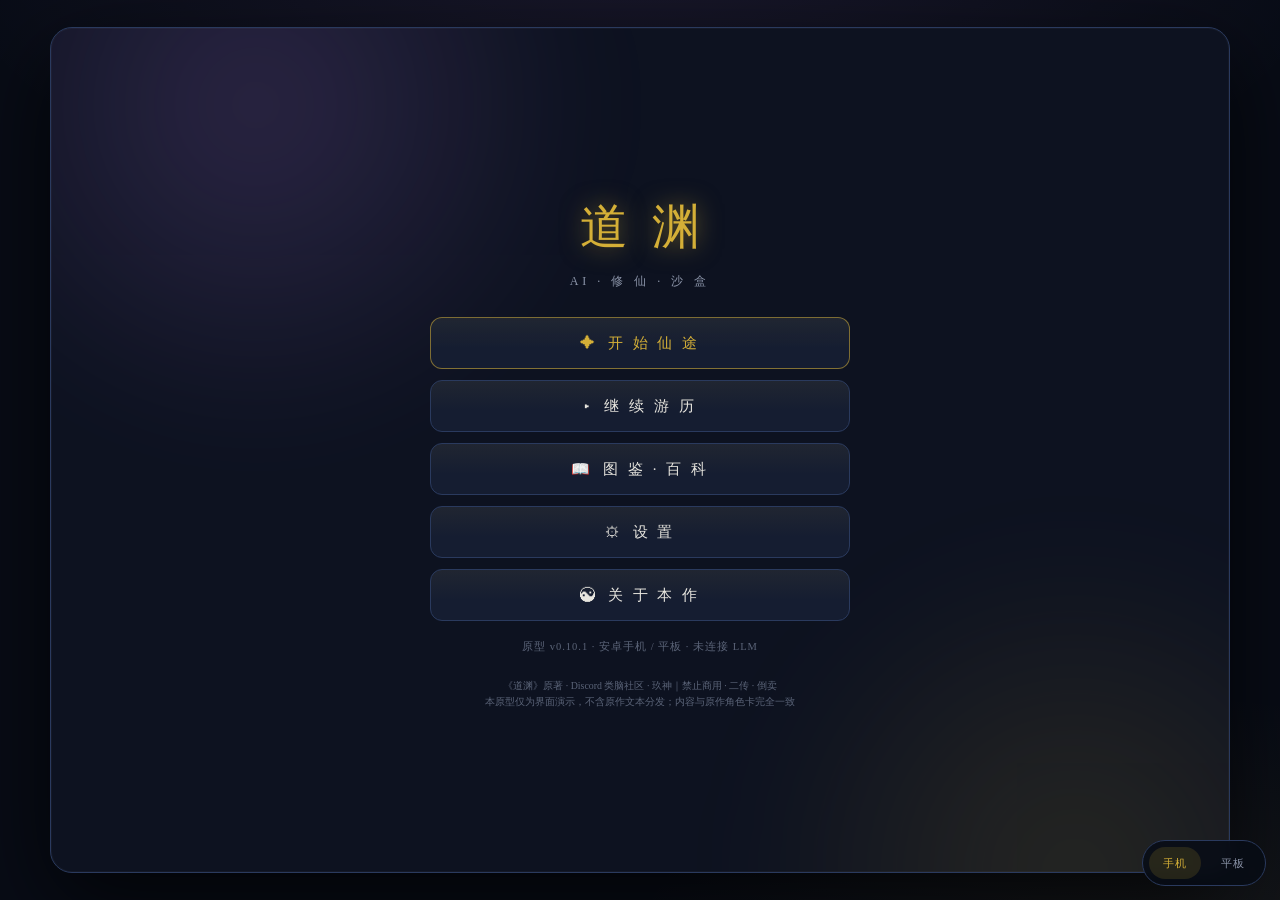
<file: prototype/index.html>
<!DOCTYPE html>
<html lang="zh-CN">
<head>
<meta charset="utf-8">
<meta name="viewport" content="width=device-width, initial-scale=1.0, viewport-fit=cover, maximum-scale=1.0, user-scalable=no">
<meta name="theme-color" content="#0d1220">
<meta name="mobile-web-app-capable" content="yes">
<meta name="apple-mobile-web-app-capable" content="yes">
<meta name="apple-mobile-web-app-status-bar-style" content="black-translucent">
<title>道渊 · 独立版原型</title>
<link rel="stylesheet" href="styles.css">
</head>
<body>
<div id="stage-wrap">
  <div id="app" data-device="phone">

    <!-- ========== 启动 / 主菜单 ========== -->
    <section class="screen active" id="s-boot">
      <div id="boot-bg"><span class="glow g1"></span><span class="glow g2"></span></div>
      <div class="menu">
        <div class="logo">道渊</div>
        <div class="sub">AI · 修 仙 · 沙 盒</div>
        <button class="mbtn primary" data-go="create"><span class="ic">✦</span>开 始 仙 途</button>
        <button class="mbtn" data-go="game"><span class="ic">▸</span>继 续 游 历</button>
        <button class="mbtn" data-go="panels" data-panel="图鉴"><span class="ic">📖</span>图 鉴 · 百 科</button>
        <button class="mbtn" data-go="panels" data-panel="设置"><span class="ic">⚙</span>设 置</button>
        <button class="mbtn" id="btn-about"><span class="ic">☯</span>关 于 本 作</button>
        <div class="ver" id="boot-ver">原型 v0.1.0 · 安卓手机 / 平板 · 未连接 LLM</div>
        <div id="update-chip"></div>
        <div class="legal">
          《道渊》原著 · Discord 类脑社区 · 玖神｜禁止商用 · 二传 · 倒卖<br>
          本原型仅为界面演示，不含原作文本分发；内容与原作角色卡完全一致
        </div>
      </div>
    </section>

    <!-- ========== 创角向导 ========== -->
    <section class="screen" id="s-create">
      <div class="cr-head">
        <button class="back" id="cr-back">‹</button>
        <div class="title">重 塑 仙 缘</div>
        <button class="back" id="cr-skip" title="跳过">»</button>
      </div>
      <div class="steps" id="cr-steps"></div>
      <div class="cr-body" id="cr-body"></div>
      <div class="cr-foot" id="cr-foot"></div>
    </section>

    <!-- ========== 游戏主界面 ========== -->
    <section class="screen" id="s-game">
      <!-- 左侧导航栏（平板显示） -->
      <nav class="rail" id="rail"></nav>

      <div class="stage">
        <!-- mid-inner：平板下把中栏内容限宽居中（中文长文 30–38 字/行最舒服），手机下无影响 -->
        <div class="mid-inner">
          <header class="hud" id="hud"></header>
          <div class="stream-wrap">
            <div class="stream" id="stream"></div>
            <button class="to-latest" id="to-latest" type="button">↓ 回到最新</button>
          </div>
          <footer class="actions" id="actions"></footer>
        </div>
      </div>

      <!-- 右侧状态面板（平板常驻 / 手机抽屉） -->
      <aside class="sidebar" id="sidebar">
        <div class="sb-head">
          <span class="t" id="sb-title">主角</span>
          <button class="side-collapse" id="side-collapse" title="收起右栏">›</button>
          <button class="close" id="sb-close">×</button>
        </div>
        <div class="sb-tabs" id="sb-tabs"></div>
        <div class="sb-body" id="sb-body"></div>
      </aside>

      <div class="scrim" id="scrim"></div>
    </section>

    <!-- ========== 首启向导（无 Key 且无存档时出现；可跳过） ========== -->
    <section class="screen" id="s-wizard">
      <div class="wiz">
        <h2 class="t">初 入 道 途</h2>
        <div class="d">三步配好你的叙事渠道；也可以跳过，之后在「设置 → 重跑配置向导」随时再来。</div>
        <div class="wiz-body" id="wiz-body"></div>
      </div>
    </section>

    <!-- ========== 判定演出 ========== -->
    <div class="overlay" id="judge">
      <div class="judge" id="judge-box"></div>
    </div>

    <!-- ========== 立绘放大层（绝色榜 / 道侣 / 人物共用） ========== -->
    <div class="overlay" id="lightbox">
      <div class="lb" id="lb-box"></div>
    </div>

    <!-- ========== 通用弹层（模型选择用） ========== -->
    <div class="overlay" id="picker">
      <div class="picker-box" id="picker-box"></div>
    </div>

  </div>

  <!-- 桌面预览：手机 / 平板版式切换（真机隐藏） -->
  <div id="devbar">
    <button data-layout-set="phone" class="on">手机</button>
    <button data-layout-set="tablet">平板</button>
  </div>
</div>
<!-- 必须最先加载：捕获启动期异常并显示可读提示 -->
<script src="boot-guard.js"></script>
<script src="data.js"></script>
<script src="update.js"></script>
<script src="bridge.js"></script>
<!-- app.js 是 ES 模块：它 import engine/ memory/ narrator/ store/ 这些纯逻辑模块。
     模块是 defer 的，所以上面的传统脚本会先执行完，window.DY / DYApp / DYUpdate 都已就位。 -->
<script type="module" src="app.js"></script>
</body>
</html>
</file>
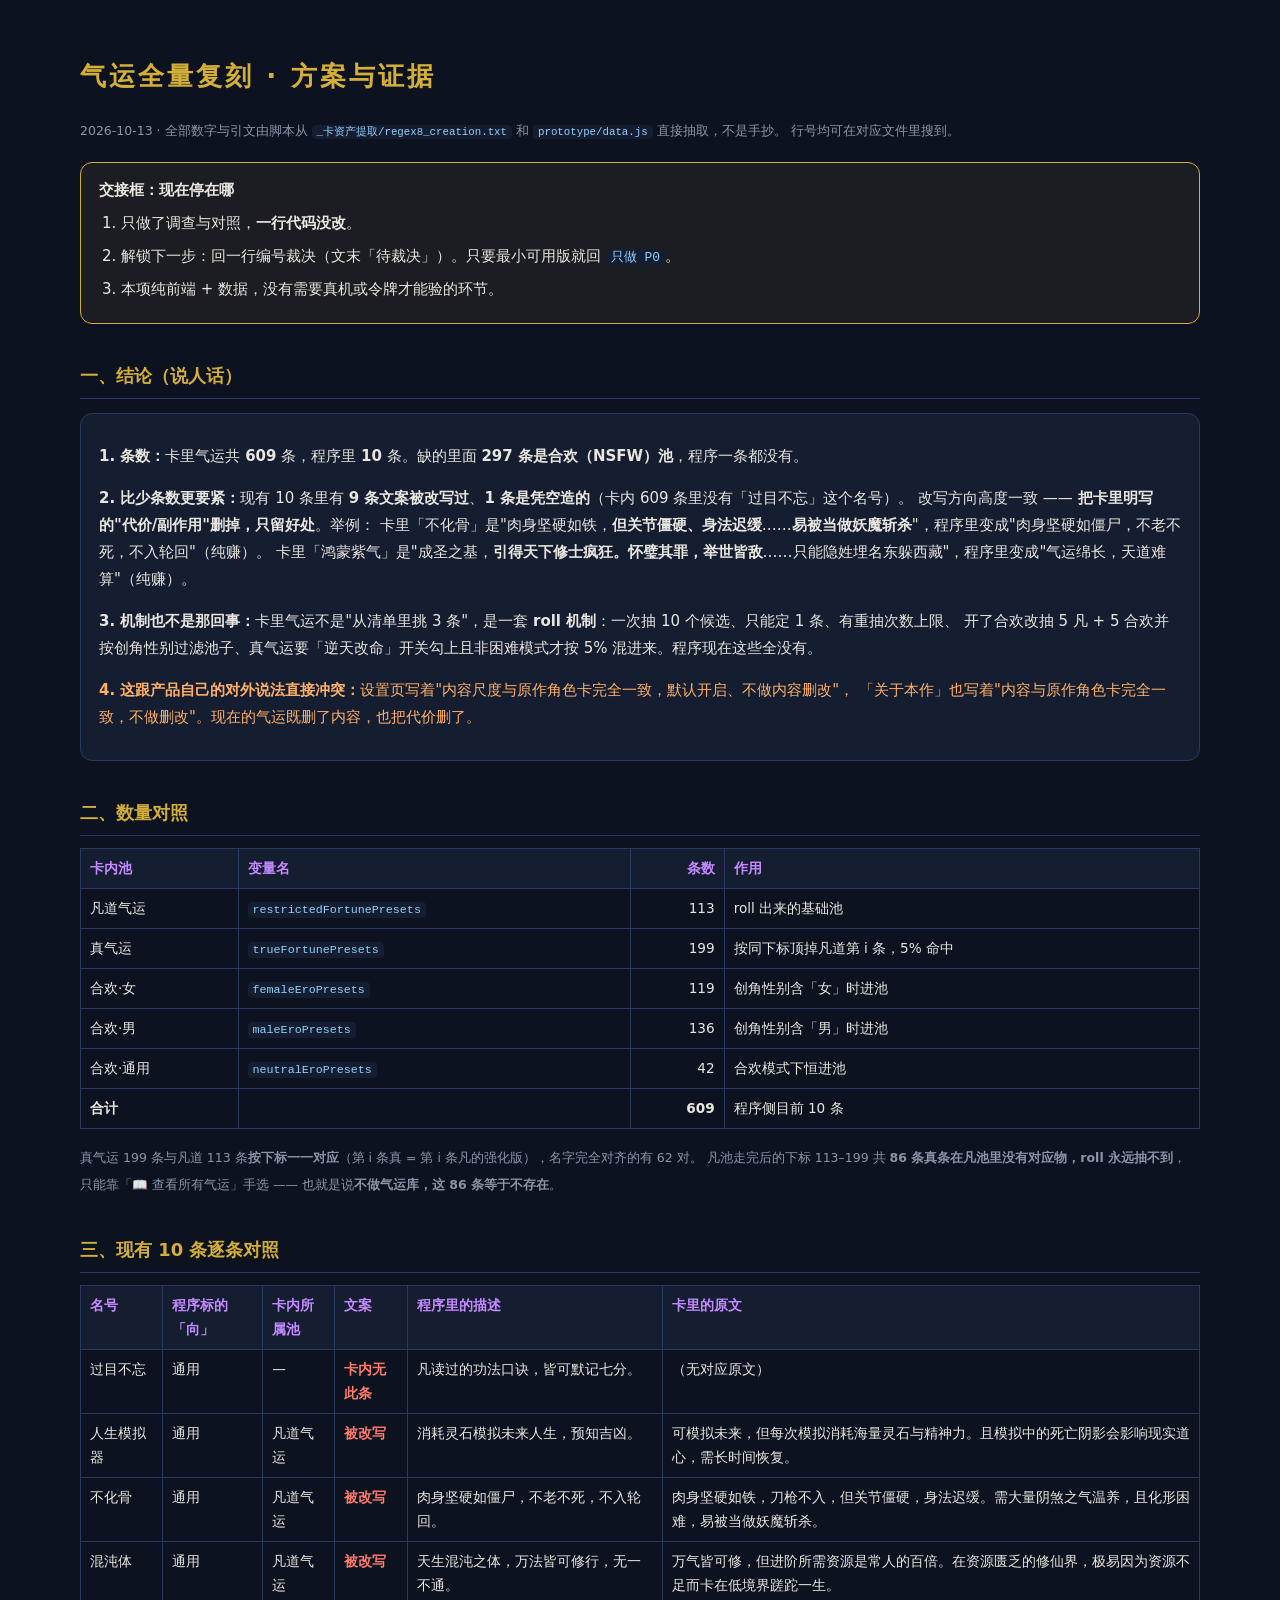
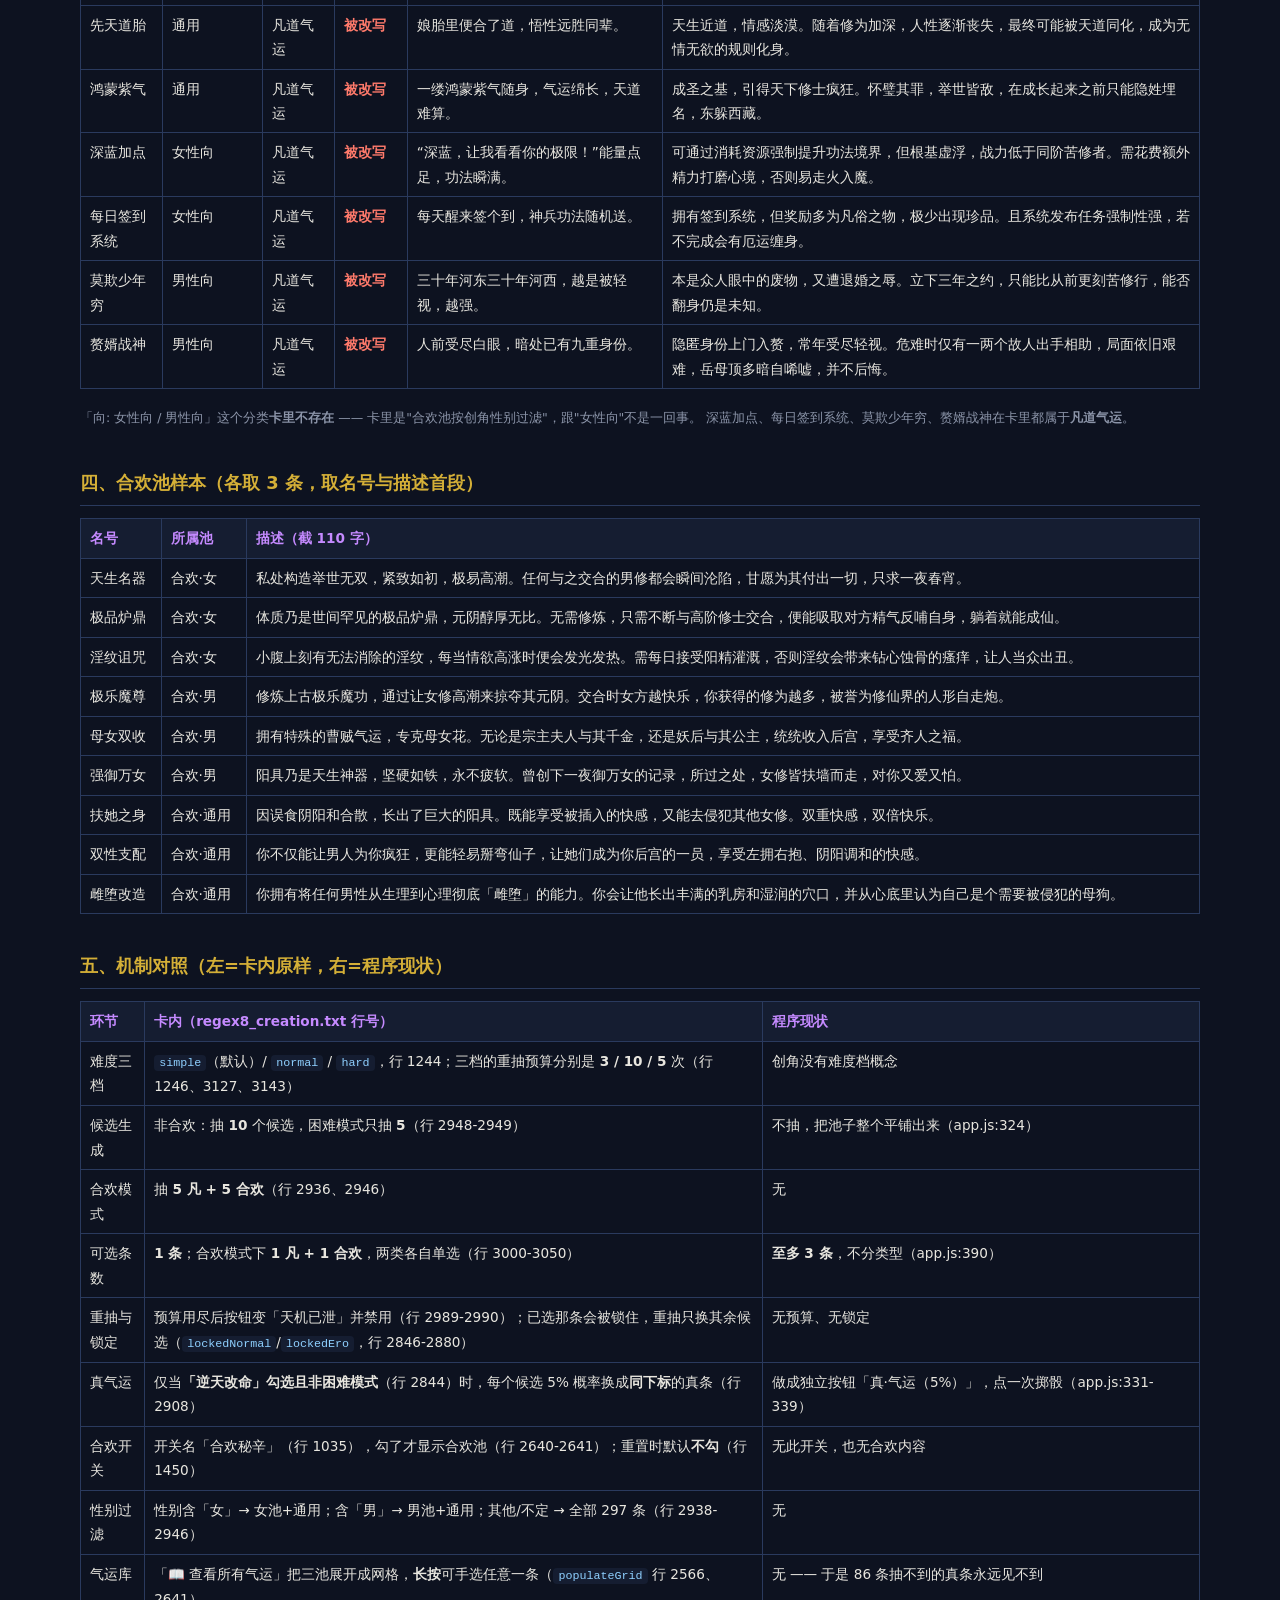
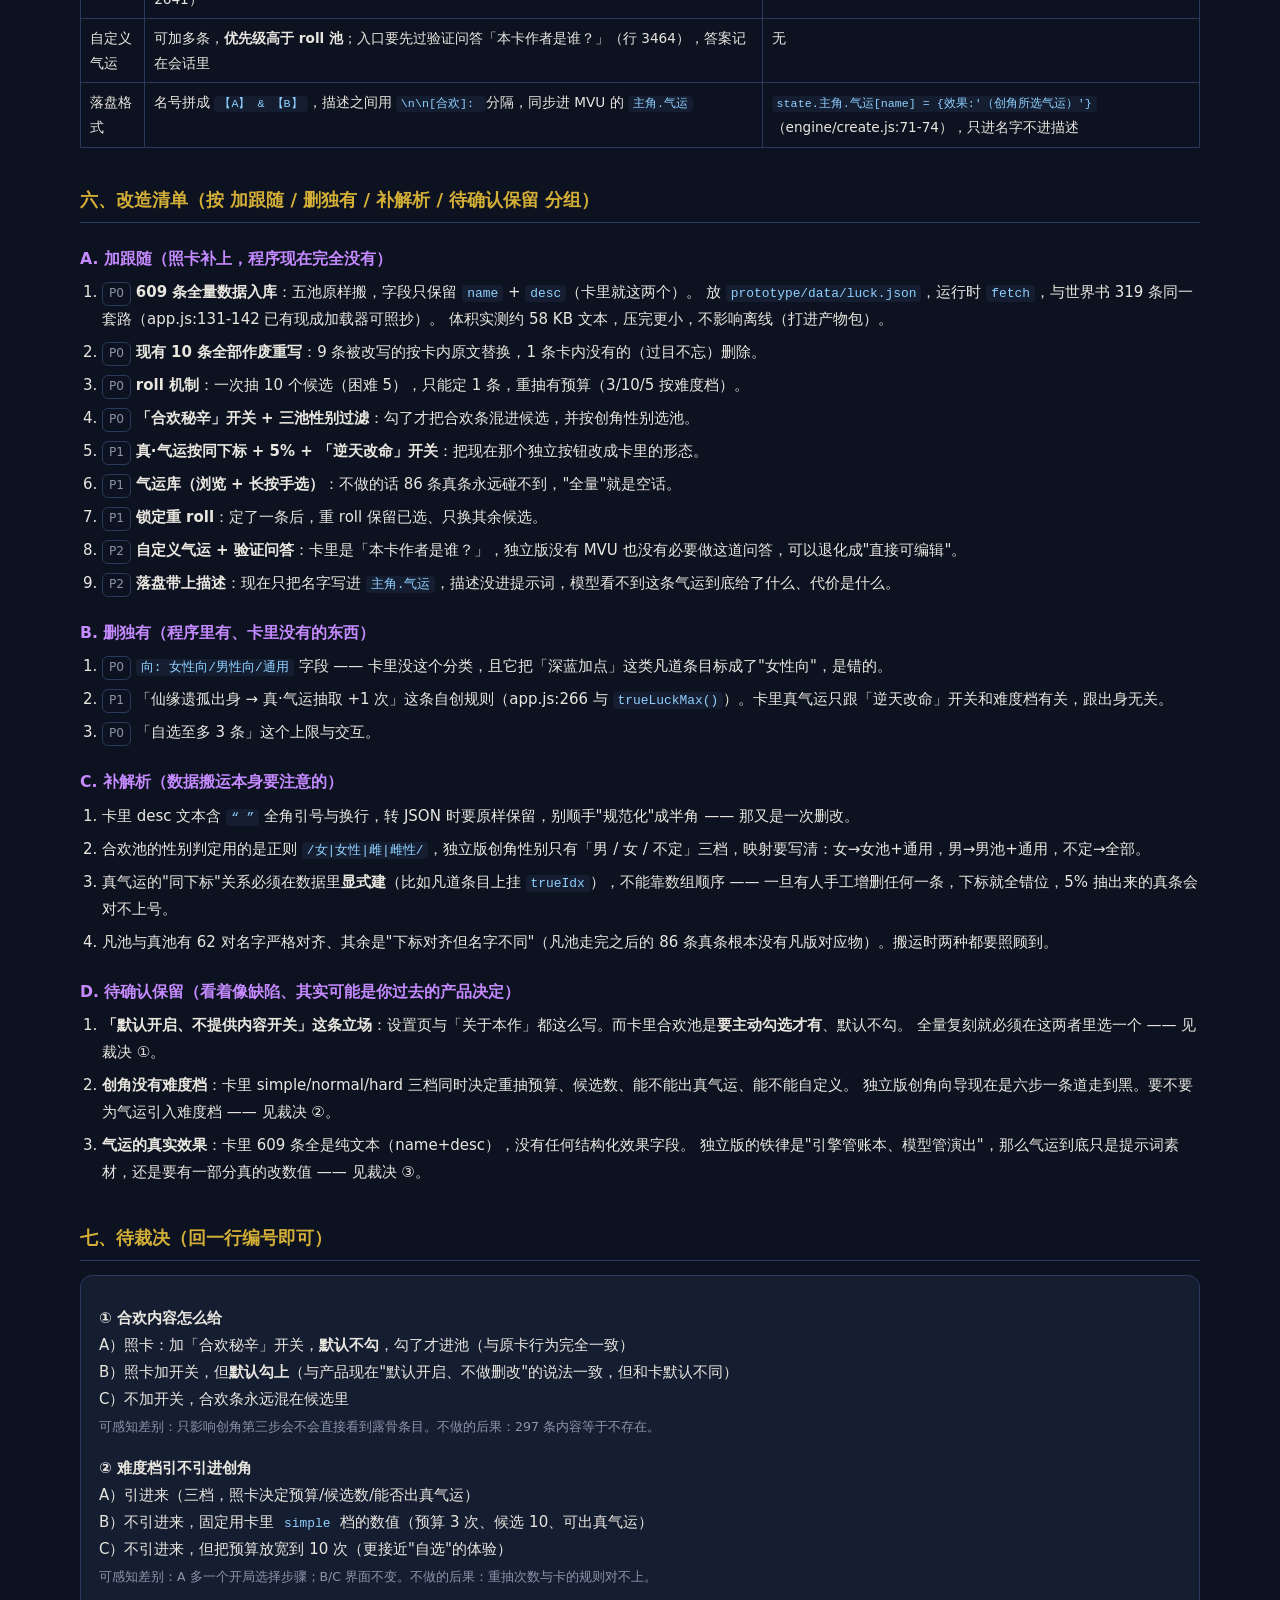
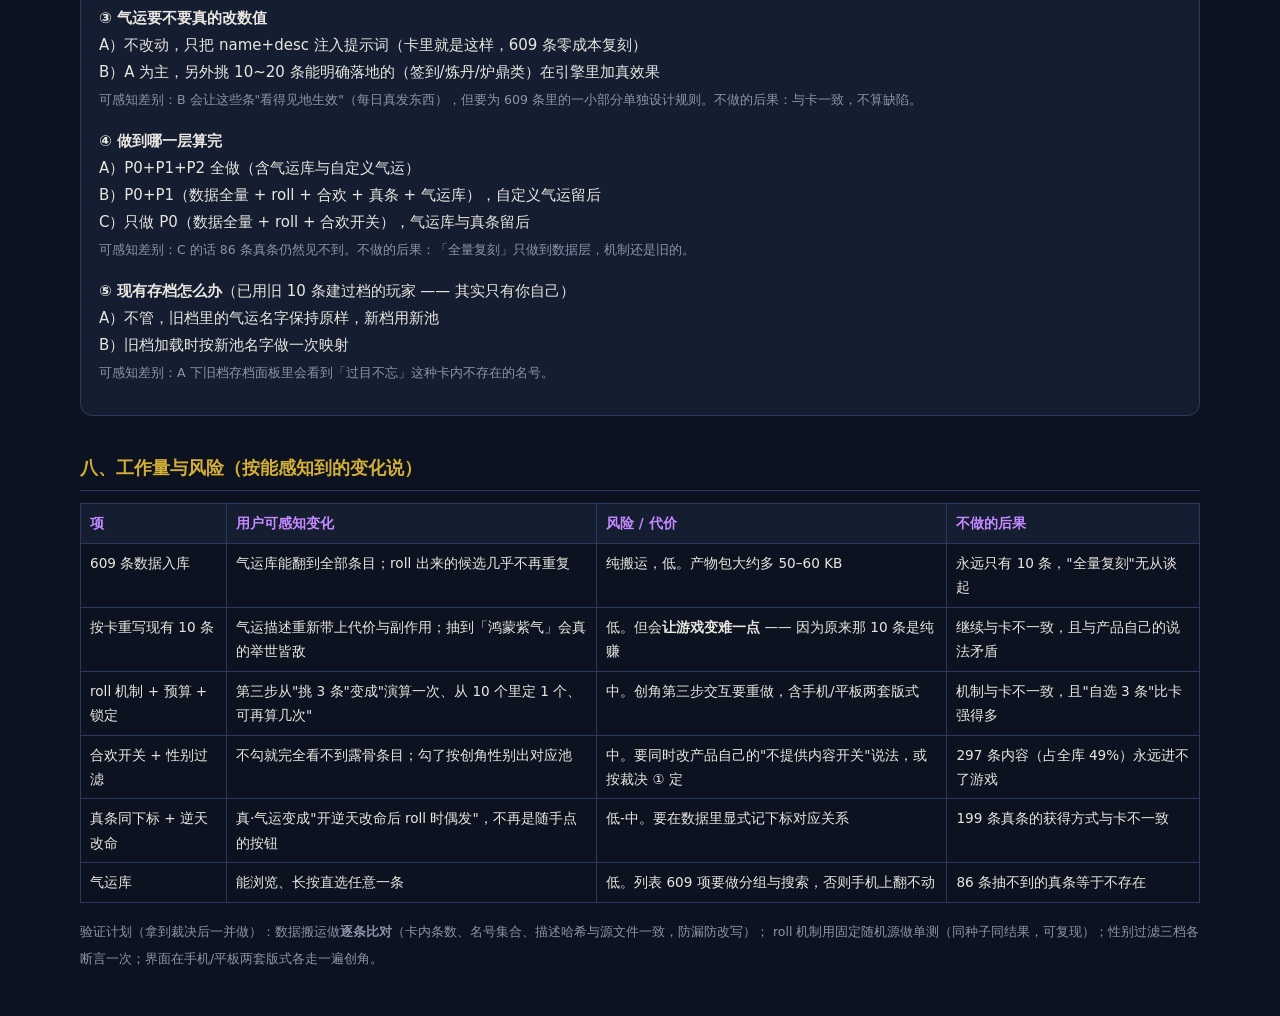
<file: 气运复刻方案-2026-10-13.html>
<!DOCTYPE html><html lang="zh-CN"><head><meta charset="utf-8">
<title>气运全量复刻 · 方案与证据</title><style>
body{background:#0d1220;color:#e8e6df;font:15px/1.8 system-ui,"Microsoft YaHei",sans-serif;margin:0;padding:34px 20px}
main{max-width:1120px;margin:0 auto}h1{color:#d4af37;letter-spacing:3px;font-size:1.65rem}
h2{color:#d4af37;font-size:1.12rem;margin:36px 0 10px;border-bottom:1px solid #2a3a5e;padding-bottom:6px}
h3{color:#c58aff;font-size:.98rem;margin:22px 0 6px}
table{border-collapse:collapse;width:100%;font-size:.85rem;margin:12px 0}
th,td{border:1px solid #2a3a5e;padding:7px 9px;text-align:left;vertical-align:top}
th{background:#151d31;color:#c58aff;font-weight:600}.num{text-align:right;font-variant-numeric:tabular-nums}
code{color:#8fd0ff;background:#151d31;padding:1px 5px;border-radius:4px;font-size:.86em}
.bad{color:#ff7a6b;font-weight:600}.ok{color:#6fd49a}.warn{color:#ffb066}
.box{border:1px solid #d4af37;border-radius:12px;padding:14px 18px;background:rgba(212,175,55,.07);margin:18px 0}
.card{border:1px solid #2a3a5e;border-radius:12px;padding:14px 18px;background:#151d31;margin:14px 0}
ul,ol{margin:6px 0;padding-left:22px}li{margin:6px 0}small{color:#8b94a8}
.tag{display:inline-block;border:1px solid #2a3a5e;border-radius:6px;padding:0 6px;font-size:.76rem;color:#8b94a8}
</style></head><main>
<h1>气运全量复刻 · 方案与证据</h1>
<p><small>2026-10-13 · 全部数字与引文由脚本从 <code>_卡资产提取/regex8_creation.txt</code> 和 <code>prototype/data.js</code> 直接抽取，不是手抄。
行号均可在对应文件里搜到。</small></p>

<div class="box"><b>交接框：现在停在哪</b>
<ol>
<li>只做了调查与对照，<b>一行代码没改</b>。</li>
<li>解锁下一步：回一行编号裁决（文末「待裁决」）。只要最小可用版就回 <code>只做 P0</code>。</li>
<li>本项纯前端 + 数据，没有需要真机或令牌才能验的环节。</li>
</ol></div>

<h2>一、结论（说人话）</h2>
<div class="card">
<p><b>1. 条数：</b>卡里气运共 <b>609</b> 条，程序里 <b>10</b> 条。缺的里面 <b>297 条是合欢（NSFW）池</b>，程序一条都没有。</p>
<p><b>2. 比少条数更要紧：</b>现有 10 条里有 <b>9 条文案被改写过</b>、<b>1 条是凭空造的</b>（卡内 609 条里没有「过目不忘」这个名号）。
改写方向高度一致 —— <b>把卡里明写的"代价/副作用"删掉，只留好处</b>。举例：
卡里「不化骨」是"肉身坚硬如铁，<b>但关节僵硬、身法迟缓</b>……<b>易被当做妖魔斩杀</b>"，程序里变成"肉身坚硬如僵尸，不老不死，不入轮回"（纯赚）。
卡里「鸿蒙紫气」是"成圣之基，<b>引得天下修士疯狂。怀璧其罪，举世皆敌</b>……只能隐姓埋名东躲西藏"，程序里变成"气运绵长，天道难算"（纯赚）。</p>
<p><b>3. 机制也不是那回事：</b>卡里气运不是"从清单里挑 3 条"，是一套 <b>roll 机制</b>：一次抽 10 个候选、只能定 1 条、有重抽次数上限、
开了合欢改抽 5 凡 + 5 合欢并按创角性别过滤池子、真气运要「逆天改命」开关勾上且非困难模式才按 5% 混进来。程序现在这些全没有。</p>
<p class="warn"><b>4. 这跟产品自己的对外说法直接冲突：</b>设置页写着"内容尺度与原作角色卡完全一致，默认开启、不做内容删改"，
「关于本作」也写着"内容与原作角色卡完全一致，不做删改"。现在的气运既删了内容，也把代价删了。</p>
</div>

<h2>二、数量对照</h2>
<table><tr><th>卡内池</th><th>变量名</th><th class="num">条数</th><th>作用</th></tr><tr><td>凡道气运</td><td><code>restrictedFortunePresets</code></td><td class="num">113</td><td>roll 出来的基础池</td></tr><tr><td>真气运</td><td><code>trueFortunePresets</code></td><td class="num">199</td><td>按同下标顶掉凡道第 i 条，5% 命中</td></tr><tr><td>合欢·女</td><td><code>femaleEroPresets</code></td><td class="num">119</td><td>创角性别含「女」时进池</td></tr><tr><td>合欢·男</td><td><code>maleEroPresets</code></td><td class="num">136</td><td>创角性别含「男」时进池</td></tr><tr><td>合欢·通用</td><td><code>neutralEroPresets</code></td><td class="num">42</td><td>合欢模式下恒进池</td></tr>
<tr><td><b>合计</b></td><td></td><td class="num"><b>609</b></td><td>程序侧目前 10 条</td></tr></table>
<p><small>真气运 199 条与凡道 113 条<b>按下标一一对应</b>（第 i 条真 = 第 i 条凡的强化版），名字完全对齐的有 62 对。
凡池走完后的下标 113–199 共 <b>86 条真条在凡池里没有对应物，roll 永远抽不到</b>，
只能靠「📖 查看所有气运」手选 —— 也就是说<b>不做气运库，这 86 条等于不存在</b>。</small></p>

<h2>三、现有 10 条逐条对照</h2>
<table><tr><th>名号</th><th>程序标的「向」</th><th>卡内所属池</th><th>文案</th><th>程序里的描述</th><th>卡里的原文</th></tr><tr><td>过目不忘</td><td>通用</td><td>—</td><td class="bad">卡内无此条</td><td>凡读过的功法口诀，皆可默记七分。</td><td>（无对应原文）</td></tr><tr><td>人生模拟器</td><td>通用</td><td>凡道气运</td><td class="bad">被改写</td><td>消耗灵石模拟未来人生，预知吉凶。</td><td>可模拟未来，但每次模拟消耗海量灵石与精神力。且模拟中的死亡阴影会影响现实道心，需长时间恢复。</td></tr><tr><td>不化骨</td><td>通用</td><td>凡道气运</td><td class="bad">被改写</td><td>肉身坚硬如僵尸，不老不死，不入轮回。</td><td>肉身坚硬如铁，刀枪不入，但关节僵硬，身法迟缓。需大量阴煞之气温养，且化形困难，易被当做妖魔斩杀。</td></tr><tr><td>混沌体</td><td>通用</td><td>凡道气运</td><td class="bad">被改写</td><td>天生混沌之体，万法皆可修行，无一不通。</td><td>万气皆可修，但进阶所需资源是常人的百倍。在资源匮乏的修仙界，极易因为资源不足而卡在低境界蹉跎一生。</td></tr><tr><td>先天道胎</td><td>通用</td><td>凡道气运</td><td class="bad">被改写</td><td>娘胎里便合了道，悟性远胜同辈。</td><td>天生近道，情感淡漠。随着修为加深，人性逐渐丧失，最终可能被天道同化，成为无情无欲的规则化身。</td></tr><tr><td>鸿蒙紫气</td><td>通用</td><td>凡道气运</td><td class="bad">被改写</td><td>一缕鸿蒙紫气随身，气运绵长，天道难算。</td><td>成圣之基，引得天下修士疯狂。怀璧其罪，举世皆敌，在成长起来之前只能隐姓埋名，东躲西藏。</td></tr><tr><td>深蓝加点</td><td>女性向</td><td>凡道气运</td><td class="bad">被改写</td><td>“深蓝，让我看看你的极限！”能量点足，功法瞬满。</td><td>可通过消耗资源强制提升功法境界，但根基虚浮，战力低于同阶苦修者。需花费额外精力打磨心境，否则易走火入魔。</td></tr><tr><td>每日签到系统</td><td>女性向</td><td>凡道气运</td><td class="bad">被改写</td><td>每天醒来签个到，神兵功法随机送。</td><td>拥有签到系统，但奖励多为凡俗之物，极少出现珍品。且系统发布任务强制性强，若不完成会有厄运缠身。</td></tr><tr><td>莫欺少年穷</td><td>男性向</td><td>凡道气运</td><td class="bad">被改写</td><td>三十年河东三十年河西，越是被轻视，越强。</td><td>本是众人眼中的废物，又遭退婚之辱。立下三年之约，只能比从前更刻苦修行，能否翻身仍是未知。</td></tr><tr><td>赘婿战神</td><td>男性向</td><td>凡道气运</td><td class="bad">被改写</td><td>人前受尽白眼，暗处已有九重身份。</td><td>隐匿身份上门入赘，常年受尽轻视。危难时仅有一两个故人出手相助，局面依旧艰难，岳母顶多暗自唏嘘，并不后悔。</td></tr></table>
<p><small>「向: 女性向 / 男性向」这个分类<b>卡里不存在</b> —— 卡里是"合欢池按创角性别过滤"，跟"女性向"不是一回事。
深蓝加点、每日签到系统、莫欺少年穷、赘婿战神在卡里都属于<b>凡道气运</b>。</small></p>

<h2>四、合欢池样本（各取 3 条，取名号与描述首段）</h2>
<table><tr><th>名号</th><th>所属池</th><th>描述（截 110 字）</th></tr><tr><td>天生名器</td><td>合欢·女</td><td>私处构造举世无双，紧致如初，极易高潮。任何与之交合的男修都会瞬间沦陷，甘愿为其付出一切，只求一夜春宵。</td></tr><tr><td>极品炉鼎</td><td>合欢·女</td><td>体质乃是世间罕见的极品炉鼎，元阴醇厚无比。无需修炼，只需不断与高阶修士交合，便能吸取对方精气反哺自身，躺着就能成仙。</td></tr><tr><td>淫纹诅咒</td><td>合欢·女</td><td>小腹上刻有无法消除的淫纹，每当情欲高涨时便会发光发热。需每日接受阳精灌溉，否则淫纹会带来钻心蚀骨的瘙痒，让人当众出丑。</td></tr><tr><td>极乐魔尊</td><td>合欢·男</td><td>修炼上古极乐魔功，通过让女修高潮来掠夺其元阴。交合时女方越快乐，你获得的修为越多，被誉为修仙界的人形自走炮。</td></tr><tr><td>母女双收</td><td>合欢·男</td><td>拥有特殊的曹贼气运，专克母女花。无论是宗主夫人与其千金，还是妖后与其公主，统统收入后宫，享受齐人之福。</td></tr><tr><td>强御万女</td><td>合欢·男</td><td>阳具乃是天生神器，坚硬如铁，永不疲软。曾创下一夜御万女的记录，所过之处，女修皆扶墙而走，对你又爱又怕。</td></tr><tr><td>扶她之身</td><td>合欢·通用</td><td>因误食阴阳和合散，长出了巨大的阳具。既能享受被插入的快感，又能去侵犯其他女修。双重快感，双倍快乐。</td></tr><tr><td>双性支配</td><td>合欢·通用</td><td>你不仅能让男人为你疯狂，更能轻易掰弯仙子，让她们成为你后宫的一员，享受左拥右抱、阴阳调和的快感。</td></tr><tr><td>雌堕改造</td><td>合欢·通用</td><td>你拥有将任何男性从生理到心理彻底「雌堕」的能力。你会让他长出丰满的乳房和湿润的穴口，并从心底里认为自己是个需要被侵犯的母狗。</td></tr></table>

<h2>五、机制对照（左=卡内原样，右=程序现状）</h2>
<table><tr><th>环节</th><th>卡内（regex8_creation.txt 行号）</th><th>程序现状</th></tr>
<tr><td>难度三档</td><td><code>simple</code>（默认）/ <code>normal</code> / <code>hard</code>，行 1244；三档的重抽预算分别是 <b>3 / 10 / 5</b> 次（行 1246、3127、3143）</td><td>创角没有难度档概念</td></tr>
<tr><td>候选生成</td><td>非合欢：抽 <b>10</b> 个候选，困难模式只抽 <b>5</b>（行 2948-2949）</td><td>不抽，把池子整个平铺出来（app.js:324）</td></tr>
<tr><td>合欢模式</td><td>抽 <b>5 凡 + 5 合欢</b>（行 2936、2946）</td><td>无</td></tr>
<tr><td>可选条数</td><td><b>1 条</b>；合欢模式下 <b>1 凡 + 1 合欢</b>，两类各自单选（行 3000-3050）</td><td><b>至多 3 条</b>，不分类型（app.js:390）</td></tr>
<tr><td>重抽与锁定</td><td>预算用尽后按钮变「天机已泄」并禁用（行 2989-2990）；已选那条会被锁住，重抽只换其余候选（<code>lockedNormal</code>/<code>lockedEro</code>，行 2846-2880）</td><td>无预算、无锁定</td></tr>
<tr><td>真气运</td><td>仅当<b>「逆天改命」勾选且非困难模式</b>（行 2844）时，每个候选 5% 概率换成<b>同下标</b>的真条（行 2908）</td><td>做成独立按钮「真·气运（5%）」，点一次掷骰（app.js:331-339）</td></tr>
<tr><td>合欢开关</td><td>开关名「合欢秘辛」（行 1035），勾了才显示合欢池（行 2640-2641）；重置时默认<b>不勾</b>（行 1450）</td><td>无此开关，也无合欢内容</td></tr>
<tr><td>性别过滤</td><td>性别含「女」→ 女池+通用；含「男」→ 男池+通用；其他/不定 → 全部 297 条（行 2938-2946）</td><td>无</td></tr>
<tr><td>气运库</td><td>「📖 查看所有气运」把三池展开成网格，<b>长按</b>可手选任意一条（<code>populateGrid</code> 行 2566、2641）</td><td>无 —— 于是 86 条抽不到的真条永远见不到</td></tr>
<tr><td>自定义气运</td><td>可加多条，<b>优先级高于 roll 池</b>；入口要先过验证问答「本卡作者是谁？」（行 3464），答案记在会话里</td><td>无</td></tr>
<tr><td>落盘格式</td><td>名号拼成 <code>【A】 &amp; 【B】</code>，描述之间用 <code>\n\n[合欢]: </code> 分隔，同步进 MVU 的 <code>主角.气运</code></td><td><code>state.主角.气运[name] = {效果:'（创角所选气运）'}</code>（engine/create.js:71-74），只进名字不进描述</td></tr>
</table>

<h2>六、改造清单（按 加跟随 / 删独有 / 补解析 / 待确认保留 分组）</h2>

<h3>A. 加跟随（照卡补上，程序现在完全没有）</h3>
<ol>
<li><span class="tag">P0</span> <b>609 条全量数据入库</b>：五池原样搬，字段只保留 <code>name</code> + <code>desc</code>（卡里就这两个）。
放 <code>prototype/data/luck.json</code>，运行时 <code>fetch</code>，与世界书 319 条同一套路（app.js:131-142 已有现成加载器可照抄）。
体积实测约 58 KB 文本，压完更小，不影响离线（打进产物包）。</li>
<li><span class="tag">P0</span> <b>现有 10 条全部作废重写</b>：9 条被改写的按卡内原文替换，1 条卡内没有的（过目不忘）删除。</li>
<li><span class="tag">P0</span> <b>roll 机制</b>：一次抽 10 个候选（困难 5），只能定 1 条，重抽有预算（3/10/5 按难度档）。</li>
<li><span class="tag">P0</span> <b>「合欢秘辛」开关 + 三池性别过滤</b>：勾了才把合欢条混进候选，并按创角性别选池。</li>
<li><span class="tag">P1</span> <b>真·气运按同下标 + 5% + 「逆天改命」开关</b>：把现在那个独立按钮改成卡里的形态。</li>
<li><span class="tag">P1</span> <b>气运库（浏览 + 长按手选）</b>：不做的话 86 条真条永远碰不到，"全量"就是空话。</li>
<li><span class="tag">P1</span> <b>锁定重 roll</b>：定了一条后，重 roll 保留已选、只换其余候选。</li>
<li><span class="tag">P2</span> <b>自定义气运 + 验证问答</b>：卡里是「本卡作者是谁？」，独立版没有 MVU 也没有必要做这道问答，可以退化成"直接可编辑"。</li>
<li><span class="tag">P2</span> <b>落盘带上描述</b>：现在只把名字写进 <code>主角.气运</code>，描述没进提示词，模型看不到这条气运到底给了什么、代价是什么。</li>
</ol>

<h3>B. 删独有（程序里有、卡里没有的东西）</h3>
<ol>
<li><span class="tag">P0</span> <code>向: 女性向/男性向/通用</code> 字段 —— 卡里没这个分类，且它把「深蓝加点」这类凡道条目标成了"女性向"，是错的。</li>
<li><span class="tag">P1</span> 「仙缘遗孤出身 → 真·气运抽取 +1 次」这条自创规则（app.js:266 与 <code>trueLuckMax()</code>）。卡里真气运只跟「逆天改命」开关和难度档有关，跟出身无关。</li>
<li><span class="tag">P0</span> 「自选至多 3 条」这个上限与交互。</li>
</ol>

<h3>C. 补解析（数据搬运本身要注意的）</h3>
<ol>
<li>卡里 desc 文本含 <code>“ ”</code> 全角引号与换行，转 JSON 时要原样保留，别顺手"规范化"成半角 —— 那又是一次删改。</li>
<li>合欢池的性别判定用的是正则 <code>/女|女性|雌|雌性/</code>，独立版创角性别只有「男 / 女 / 不定」三档，映射要写清：女→女池+通用，男→男池+通用，不定→全部。</li>
<li>真气运的"同下标"关系必须在数据里<b>显式建</b>（比如凡道条目上挂 <code>trueIdx</code>），不能靠数组顺序 —— 一旦有人手工增删任何一条，下标就全错位，5% 抽出来的真条会对不上号。</li>
<li>凡池与真池有 62 对名字严格对齐、其余是"下标对齐但名字不同"（凡池走完之后的 86 条真条根本没有凡版对应物）。搬运时两种都要照顾到。</li>
</ol>

<h3>D. 待确认保留（看着像缺陷、其实可能是你过去的产品决定）</h3>
<ol>
<li><b>「默认开启、不提供内容开关」这条立场</b>：设置页与「关于本作」都这么写。而卡里合欢池是<b>要主动勾选才有</b>、默认不勾。
全量复刻就必须在这两者里选一个 —— 见裁决 ①。</li>
<li><b>创角没有难度档</b>：卡里 simple/normal/hard 三档同时决定重抽预算、候选数、能不能出真气运、能不能自定义。
独立版创角向导现在是六步一条道走到黑。要不要为气运引入难度档 —— 见裁决 ②。</li>
<li><b>气运的真实效果</b>：卡里 609 条全是纯文本（name+desc），没有任何结构化效果字段。
独立版的铁律是"引擎管账本、模型管演出"，那么气运到底只是提示词素材，还是要有一部分真的改数值 —— 见裁决 ③。</li>
</ol>

<h2>七、待裁决（回一行编号即可）</h2>
<div class="card">
<p><b>① 合欢内容怎么给</b><br>
A）照卡：加「合欢秘辛」开关，<b>默认不勾</b>，勾了才进池（与原卡行为完全一致）<br>
B）照卡加开关，但<b>默认勾上</b>（与产品现在"默认开启、不做删改"的说法一致，但和卡默认不同）<br>
C）不加开关，合欢条永远混在候选里<br>
<small>可感知差别：只影响创角第三步会不会直接看到露骨条目。不做的后果：297 条内容等于不存在。</small></p>

<p><b>② 难度档引不引进创角</b><br>
A）引进来（三档，照卡决定预算/候选数/能否出真气运）<br>
B）不引进来，固定用卡里 <code>simple</code> 档的数值（预算 3 次、候选 10、可出真气运）<br>
C）不引进来，但把预算放宽到 10 次（更接近"自选"的体验）<br>
<small>可感知差别：A 多一个开局选择步骤；B/C 界面不变。不做的后果：重抽次数与卡的规则对不上。</small></p>

<p><b>③ 气运要不要真的改数值</b><br>
A）不改动，只把 name+desc 注入提示词（卡里就是这样，609 条零成本复刻）<br>
B）A 为主，另外挑 10~20 条能明确落地的（签到/炼丹/炉鼎类）在引擎里加真效果<br>
<small>可感知差别：B 会让这些条"看得见地生效"（每日真发东西），但要为 609 条里的一小部分单独设计规则。不做的后果：与卡一致，不算缺陷。</small></p>

<p><b>④ 做到哪一层算完</b><br>
A）P0+P1+P2 全做（含气运库与自定义气运）<br>
B）P0+P1（数据全量 + roll + 合欢 + 真条 + 气运库），自定义气运留后<br>
C）只做 P0（数据全量 + roll + 合欢开关），气运库与真条留后<br>
<small>可感知差别：C 的话 86 条真条仍然见不到。不做的后果：「全量复刻」只做到数据层，机制还是旧的。</small></p>

<p><b>⑤ 现有存档怎么办</b>（已用旧 10 条建过档的玩家 —— 其实只有你自己）<br>
A）不管，旧档里的气运名字保持原样，新档用新池<br>
B）旧档加载时按新池名字做一次映射<br>
<small>可感知差别：A 下旧档存档面板里会看到「过目不忘」这种卡内不存在的名号。</small></p>
</div>

<h2>八、工作量与风险（按能感知到的变化说）</h2>
<table><tr><th>项</th><th>用户可感知变化</th><th>风险 / 代价</th><th>不做的后果</th></tr>
<tr><td>609 条数据入库</td><td>气运库能翻到全部条目；roll 出来的候选几乎不再重复</td><td>纯搬运，低。产物包大约多 50–60 KB</td><td>永远只有 10 条，"全量复刻"无从谈起</td></tr>
<tr><td>按卡重写现有 10 条</td><td>气运描述重新带上代价与副作用；抽到「鸿蒙紫气」会真的举世皆敌</td><td>低。但会<b>让游戏变难一点</b> —— 因为原来那 10 条是纯赚</td><td>继续与卡不一致，且与产品自己的说法矛盾</td></tr>
<tr><td>roll 机制 + 预算 + 锁定</td><td>第三步从"挑 3 条"变成"演算一次、从 10 个里定 1 个、可再算几次"</td><td>中。创角第三步交互要重做，含手机/平板两套版式</td><td>机制与卡不一致，且"自选 3 条"比卡强得多</td></tr>
<tr><td>合欢开关 + 性别过滤</td><td>不勾就完全看不到露骨条目；勾了按创角性别出对应池</td><td>中。要同时改产品自己的"不提供内容开关"说法，或按裁决 ① 定</td><td>297 条内容（占全库 49%）永远进不了游戏</td></tr>
<tr><td>真条同下标 + 逆天改命</td><td>真·气运变成"开逆天改命后 roll 时偶发"，不再是随手点的按钮</td><td>低-中。要在数据里显式记下标对应关系</td><td>199 条真条的获得方式与卡不一致</td></tr>
<tr><td>气运库</td><td>能浏览、长按直选任意一条</td><td>低。列表 609 项要做分组与搜索，否则手机上翻不动</td><td>86 条抽不到的真条等于不存在</td></tr>
</table>
<p><small>验证计划（拿到裁决后一并做）：数据搬运做<b>逐条比对</b>（卡内条数、名号集合、描述哈希与源文件一致，防漏防改写）；
roll 机制用固定随机源做单测（同种子同结果，可复现）；性别过滤三档各断言一次；界面在手机/平板两套版式各走一遍创角。</small></p>
</main></body></html>
</file>
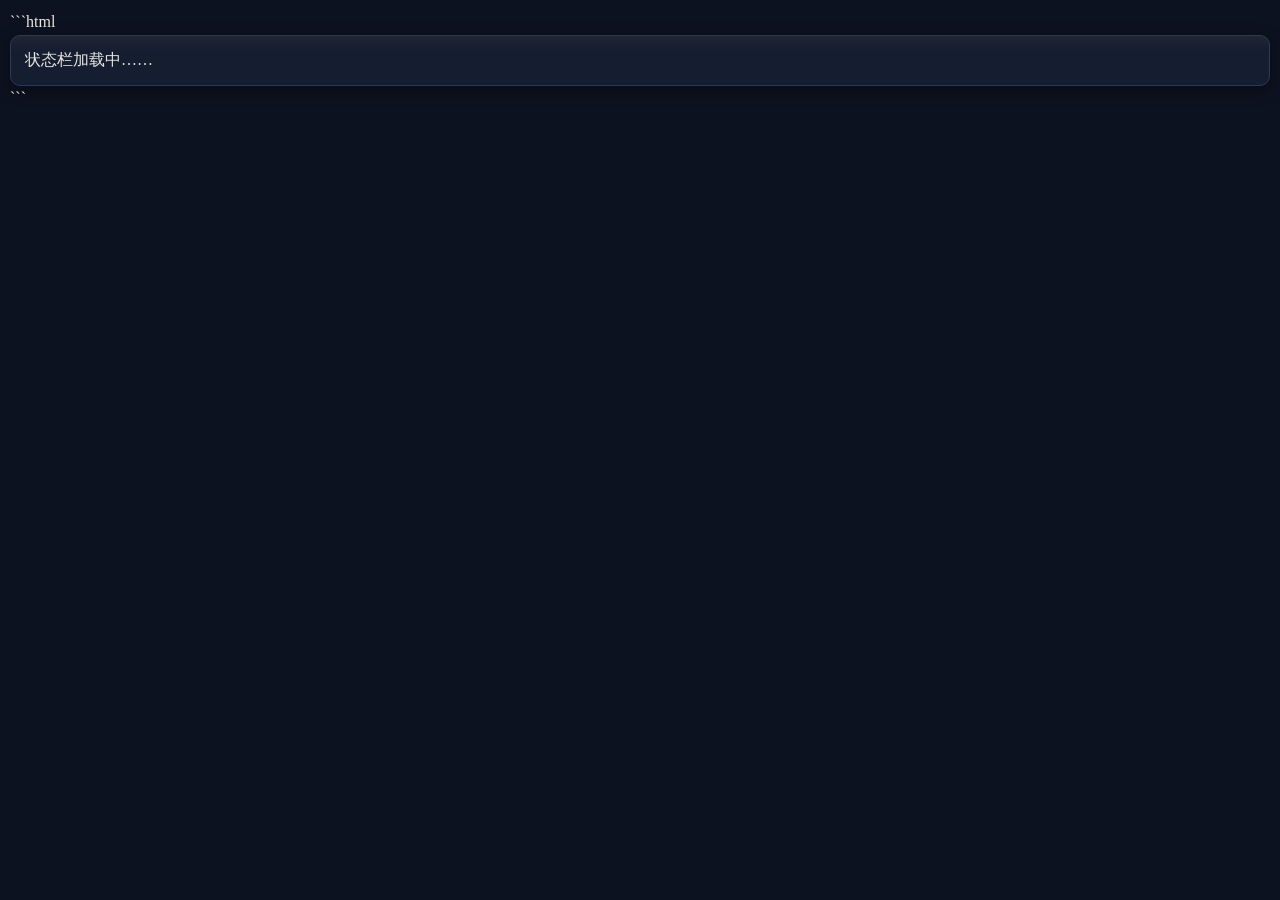
<file: _卡资产提取/regex6_statusbar.html>
```html
<!doctype html>
<html lang="zh-CN">
<head>
<meta charset="utf-8">
<style>
  :root{--bg:#0d1220;--card:#151d31;--line:#2a3a5e;--gold:#d4af37;--txt:#e8e6df;--dim:#8b94a8;}
  *{box-sizing:border-box;margin:0;padding:0}
  body{background:var(--bg);color:var(--txt);font-family:"Noto Serif SC","Microsoft YaHei",serif;padding:10px;line-height:1.55}
  .card{background:linear-gradient(180deg,rgba(212,175,55,.06),transparent 30%),var(--card);border:1px solid var(--line);border-radius:10px;padding:12px 14px;box-shadow:0 4px 16px rgba(0,0,0,.4)}
  .hd{display:flex;flex-wrap:wrap;align-items:baseline;gap:8px;border-bottom:1px dashed var(--line);padding-bottom:8px;margin-bottom:8px}
  .name{color:var(--gold);font-weight:700;font-size:1.15em;letter-spacing:1px}
  .realm{color:#c58aff;font-size:.95em}
  .clan{color:var(--dim);font-size:.85em}
  .crisis{margin-left:auto;font-size:.8em;padding:1px 10px;border-radius:10px;border:1px solid var(--line);color:var(--dim)}
  .crisis.lv1{color:#6fd49a;border-color:rgba(111,212,154,.4)}
  .crisis.lv2{color:#ffb066;border-color:rgba(255,176,102,.4)}
  .crisis.lv3{color:#ff7a6b;border-color:rgba(255,122,107,.5)}
  .meta{color:var(--dim);font-size:.8em;margin-bottom:8px;word-break:break-all}
  .bars{display:grid;grid-template-columns:1fr 1fr;gap:6px 12px;margin-bottom:8px}
  .bar .t{display:flex;justify-content:space-between;font-size:.78em;color:var(--dim)}
  .bar .t b{color:var(--txt);font-weight:600}
  .track{height:7px;background:#0b101c;border:1px solid var(--line);border-radius:4px;overflow:hidden;margin-top:2px}
  .fill{height:100%;border-radius:3px;transition:width .4s}
  .chips{display:flex;flex-wrap:wrap;gap:6px;margin-bottom:8px}
  .chip{font-size:.78em;padding:2px 10px;border-radius:10px;border:1px solid var(--line);background:rgba(0,0,0,.2);color:var(--dim)}
  .chip.gold{color:var(--gold);border-color:rgba(212,175,55,.4)}
  .chip.bad{color:#ff7a6b;border-color:rgba(255,122,107,.5)}
  details{border:1px solid var(--line);border-radius:7px;margin-bottom:6px;background:rgba(0,0,0,.15)}
  summary{cursor:pointer;padding:6px 10px;font-size:.88em;color:var(--gold);letter-spacing:1px;user-select:none}
  summary .n{color:var(--dim);font-size:.85em;letter-spacing:0}
  .bd{padding:2px 10px 8px;font-size:.85em}
  .row{display:flex;gap:8px;padding:3px 0;border-bottom:1px dotted rgba(42,58,94,.4);flex-wrap:wrap}
  .row:last-child{border-bottom:none}
  .row .k{color:#c58aff;min-width:0;flex-shrink:0}
  .row .v{color:var(--dim);flex:1;min-width:120px;word-break:break-word}
  .ft{text-align:center;color:#5b6478;font-size:.72em;margin-top:6px;letter-spacing:2px}
  .err{color:#ff7a6b;font-size:.9em;text-align:center;padding:20px}
</style>
</head>
<body>
<div id="sb" class="card">状态栏加载中……</div>
<script>
(function () {
  var root = document.getElementById('sb');
  function esc(s) {
    return String(s == null ? '' : s).replace(/&/g, '&amp;').replace(/</g, '&lt;').replace(/>/g, '&gt;');
  }
  function waitMvu(cb) {
    var n = 0;
    (function poll() {
      if (window.Mvu && typeof window.Mvu.getMvuData === 'function') return cb(true);
      if (++n > 40) return cb(false);
      setTimeout(poll, 500);
    })();
  }
  function getMsgId() {
    try { if (typeof getCurrentMessageId === 'function') return getCurrentMessageId(); } catch (e) {}
    return null;
  }
  function fetchData() {
    var id = getMsgId();
    var d = id != null
      ? window.Mvu.getMvuData({ type: 'message', message_id: id })
      : window.Mvu.getMvuData({ type: 'message' });
    return (d && d.stat_data) || {};
  }
  function bar(label, val, color, note) {
    var v = Math.max(0, Math.min(100, Number(val) || 0));
    return '<div class="bar"><div class="t"><span>' + label + (note ? '<i style="font-style:normal;color:#c58aff"> ' + esc(note) + '</i>' : '') + '</span><b>' + v + '</b></div>' +
      '<div class="track"><div class="fill" style="width:' + v + '%;background:' + color + '"></div></div></div>';
  }
  function section(title, inner, count) {
    if (!inner) return '';
    return '<details><summary>' + title + ' <span class="n">' + (count != null ? count : '') + '</span></summary><div class="bd">' + inner + '</div></details>';
  }
  function row(k, v) {
    if (!v) return '';
    return '<div class="row"><span class="k">' + k + '</span><span class="v">' + v + '</span></div>';
  }
  function daoStage(v) { return v <= 25 ? '凡心' : v <= 50 ? '初窥' : v <= 75 ? '澄澈' : '磐石'; }
  var CRISIS = { '无': '', '低': 'lv1', '中': 'lv2', '高': 'lv3', '致命': 'lv3' };

  function render(sd) {
    var W = sd['世界'] || {}, P = sd['主角'] || {};
    var crisis = String(W['危机程度'] || '无');
    var html = '';
    html += '<div class="hd"><span class="name">' + esc(P['姓名'] || '修士') + '</span>' +
      '<span class="realm">' + esc(P['境界'] || '凡人') + '</span>' +
      (P['宗门'] ? '<span class="clan">' + esc(P['宗门']) + '</span>' : '') +
      '<span class="crisis ' + (CRISIS[crisis] || '') + '">危机·' + esc(crisis) + '</span></div>';
    html += '<div class="meta">🕛 ' + esc(W['当前时间'] || '未知') + '　📍 ' + esc(W['当前地点'] || '未知') + '</div>';

    var xiufu = Number(P['修为']) || 0;
    html += '<div class="bars">';
    html += bar('生命', P['生命'], '#e05555');
    html += bar('灵力', P['灵力'], '#5aa9ff');
    html += bar('精血', P['精血'], '#b0453a');
    html += bar('神识', P['神识'], '#c58aff');
    html += bar('修为', xiufu, '#d4af37', xiufu >= 100 ? '（瓶颈）' : '');
    html += bar('道心', P['道心'], '#6fd49a', daoStage(Number(P['道心']) || 0));
    html += '</div>';

    html += '<div class="chips">';
    if (P['灵根']) html += '<span class="chip gold">灵根·' + esc(P['灵根']) + '</span>';
    if (P['状态'] && P['状态'] !== '无异常') html += '<span class="chip bad">状态·' + esc(P['状态']) + '</span>';
    if (P['神念'] && P['神念'] !== '无') html += '<span class="chip">神念·' + esc(P['神念']) + '</span>';
    html += '</div>';

    var qy = P['气运'] || {}, q = '';
    for (var k in qy) {
      var o = qy[k] || {};
      q += row('【' + esc(k) + '】', esc(o['效果'] || '') + (o['使用状态'] ? ' <i style="font-style:normal;color:#6fd49a">[' + esc(o['使用状态']) + ']</i>' : ''));
    }
    html += section('☯ 气运', q, Object.keys(qy).length || '');

    var gf = P['功法'] || {}, g = '';
    for (var k2 in gf) {
      var f = gf[k2] || {};
      g += row('《' + esc(k2) + '》', esc(f['类型'] || '') + (f['境界'] ? ' · ' + esc(f['境界']) : '') + (f['熟练度'] != null ? ' · 熟练' + esc(f['熟练度']) + '%' : ''));
    }
    html += section('📖 功法', g, Object.keys(gf).length || '');

    var dl = sd['道侣'] || {}, d2 = '';
    for (var k3 in dl) {
      var c = dl[k3] || {};
      d2 += row(esc(k3), esc(c['境界'] || '?') + ' · 亲密 ' + esc(c['亲密'] != null ? c['亲密'] : '?') + (c['状态'] && c['状态'] !== '正常' ? ' · <span style="color:#ff7a6b">' + esc(c['状态']) + '</span>' : ''));
    }
    html += section('💞 道侣', d2, Object.keys(dl).length || '');

    var lw = sd['灵宠'] || {}, lw2 = '';
    for (var k5 in lw) {
      var pet = lw[k5] || {};
      lw2 += row(esc(k5), esc(pet['种族'] || '') + ' · ' + esc(pet['境界'] || '?') + ' · 亲密 ' + esc(pet['亲密度'] != null ? pet['亲密度'] : '?'));
    }
    html += section('🐾 灵宠', lw2, Object.keys(lw).length || '');

    var pp = sd['人物'] || {}, p2 = '';
    for (var k4 in pp) {
      var pc = pp[k4] || {};
      p2 += row(esc(k4), esc(pc['头衔'] || '') + (pc['境界'] ? ' · ' + esc(pc['境界']) : '') + ' · 好感 ' + esc(pc['好感'] != null ? pc['好感'] : '?') + (pc['关系阶段'] ? '（' + esc(pc['关系阶段']) + '）' : ''));
    }
    html += section('👤 人物', p2, Object.keys(pp).length || '');

    var bag = P['储物袋'] || {}, b = '';
    for (var k6 in bag) {
      var it = bag[k6] || {};
      b += row(esc(k6), esc(it['描述'] || '') + (it['数量'] != null ? ' ×' + esc(it['数量']) : ''));
    }
    html += section('🎒 储物袋', b, Object.keys(bag).length || '');

    html += '<div class="ft">道 渊 · 精 简 状 态 栏</div>';
    root.innerHTML = html;
  }

  waitMvu(function (ok) {
    if (!ok) { root.innerHTML = '<div class="err">未检测到 MVU 框架，状态栏不可用</div>'; return; }
    try {
      render(fetchData());
      try {
        if (window.Mvu.event && typeof window.Mvu.event.on === 'function' && window.Mvu.event.VARIABLE_UPDATE_ENDED != null) {
          window.Mvu.event.on(window.Mvu.event.VARIABLE_UPDATE_ENDED, function () {
            try { render(fetchData()); } catch (e) {}
          });
        }
      } catch (e) {}
    } catch (e) {
      root.innerHTML = '<div class="err">状态栏渲染失败：' + esc(e.message) + '</div>';
    }
  });
})();
</script>
</body>
</html>
```
</file>
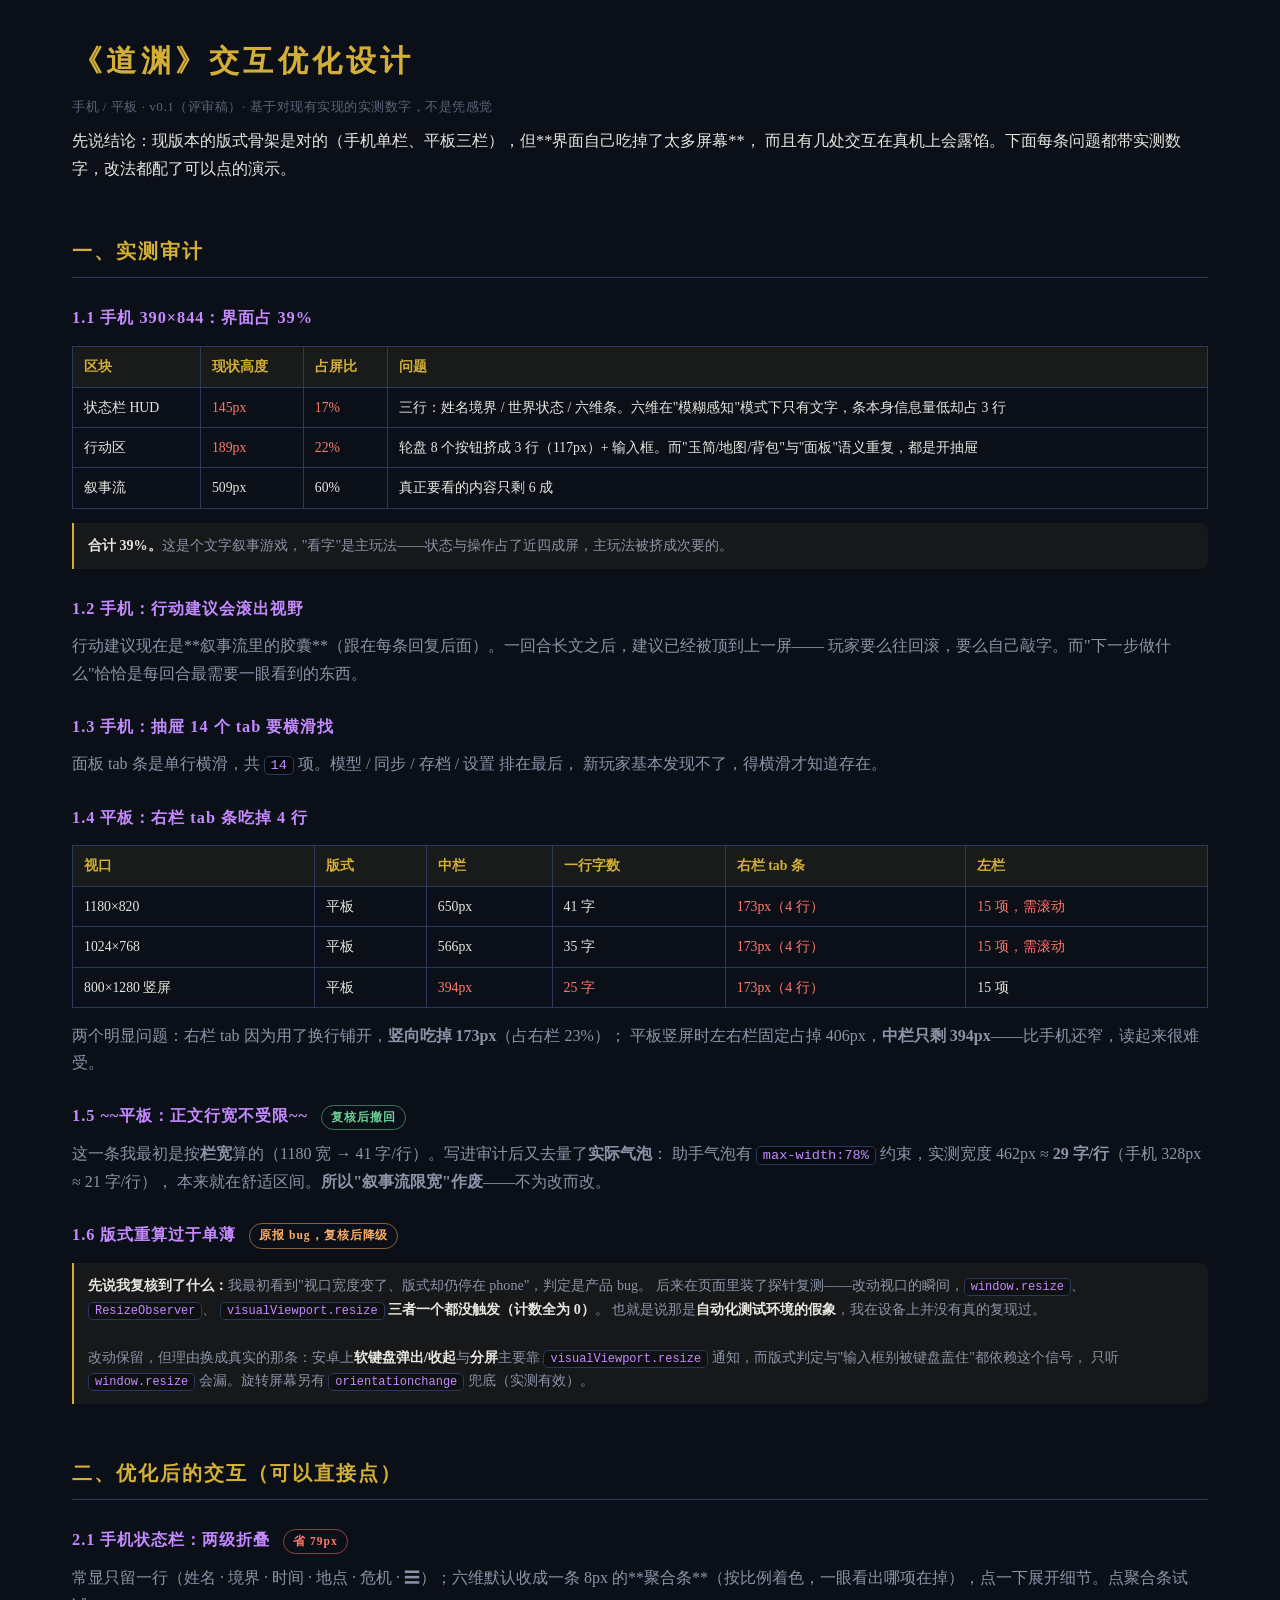
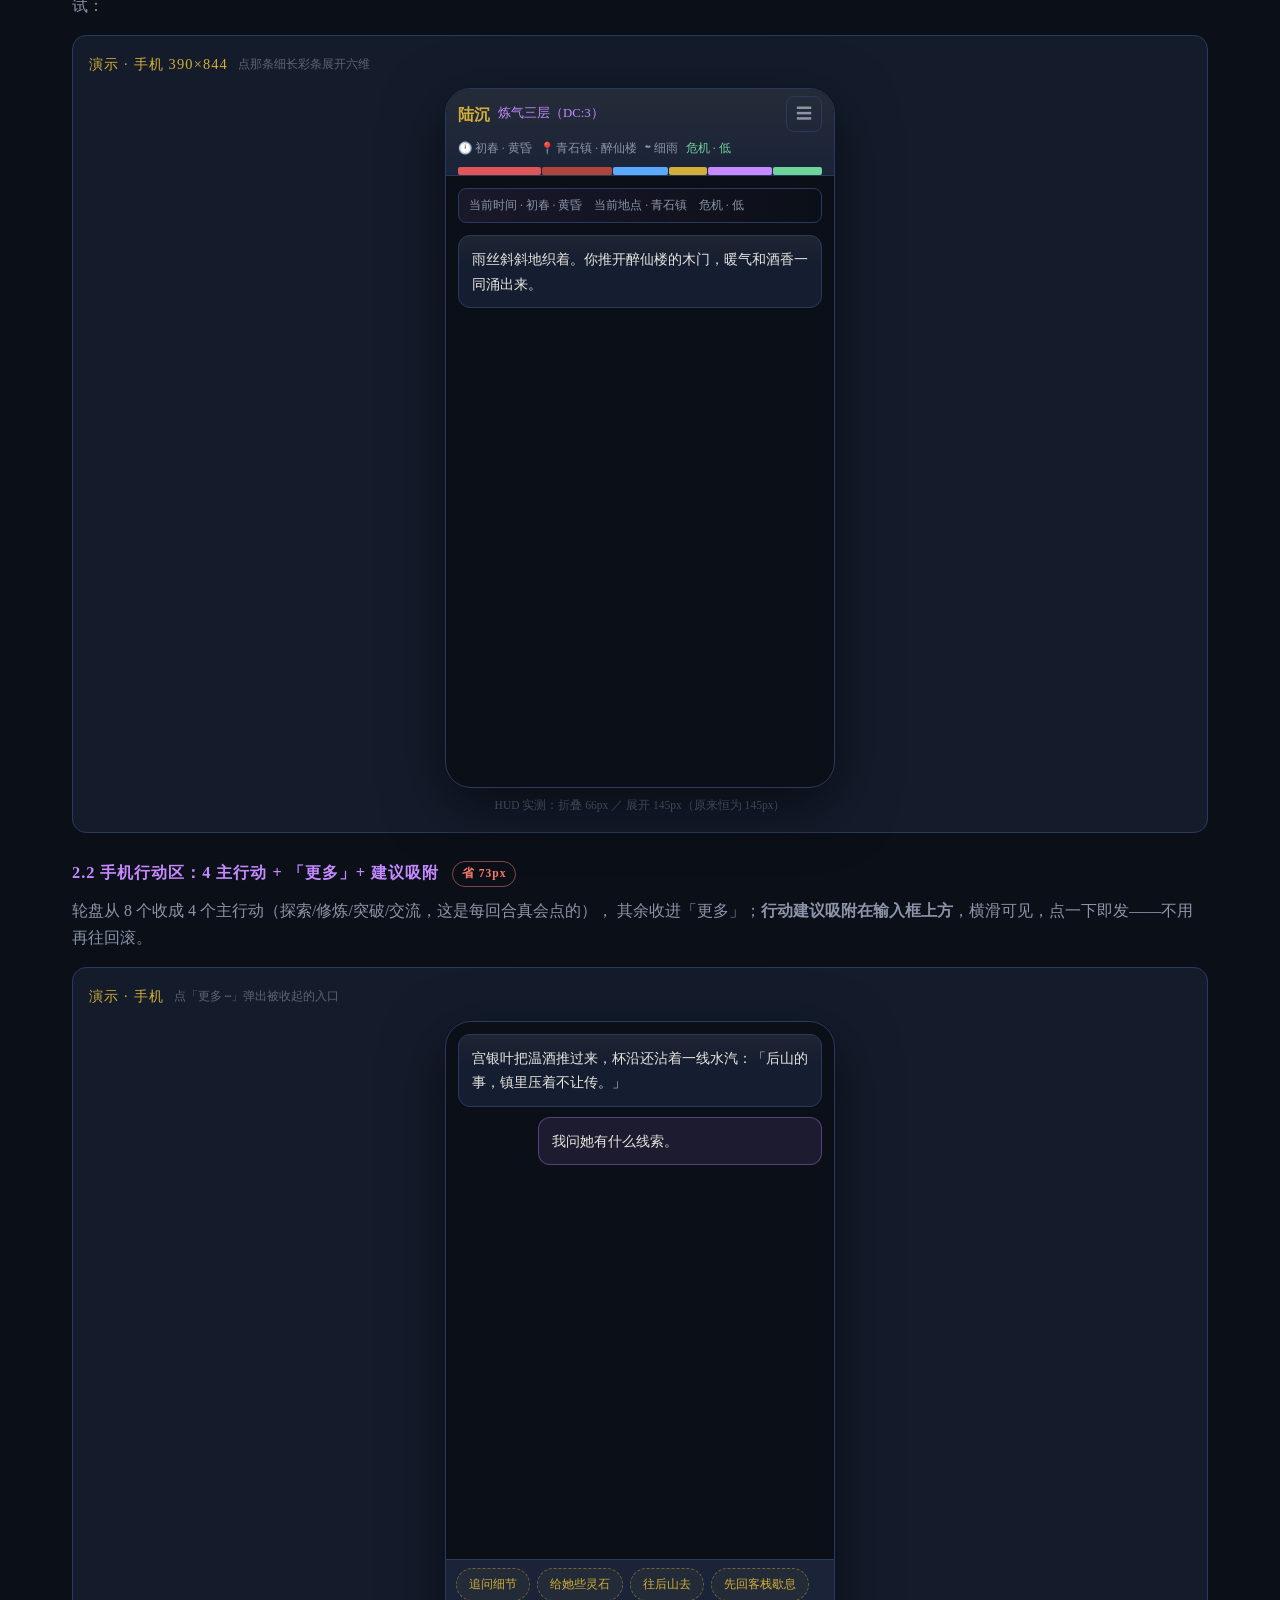
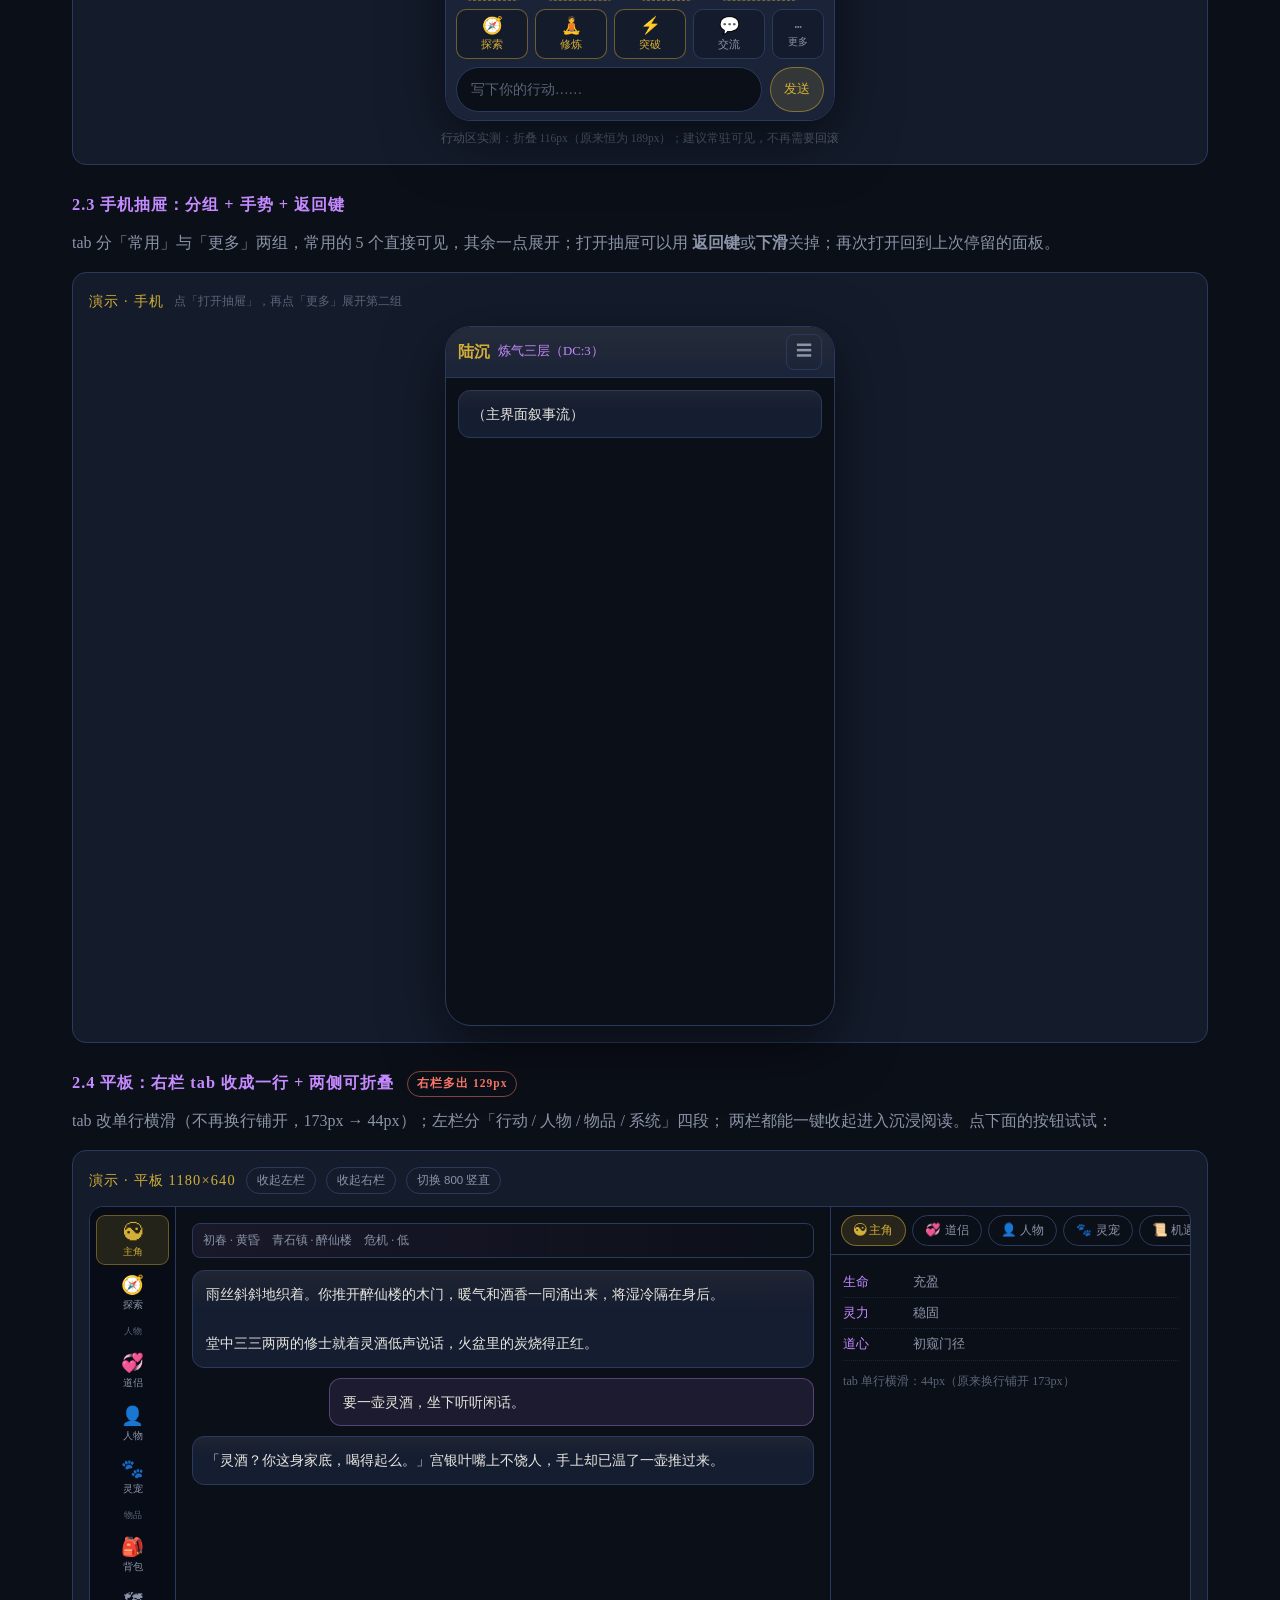
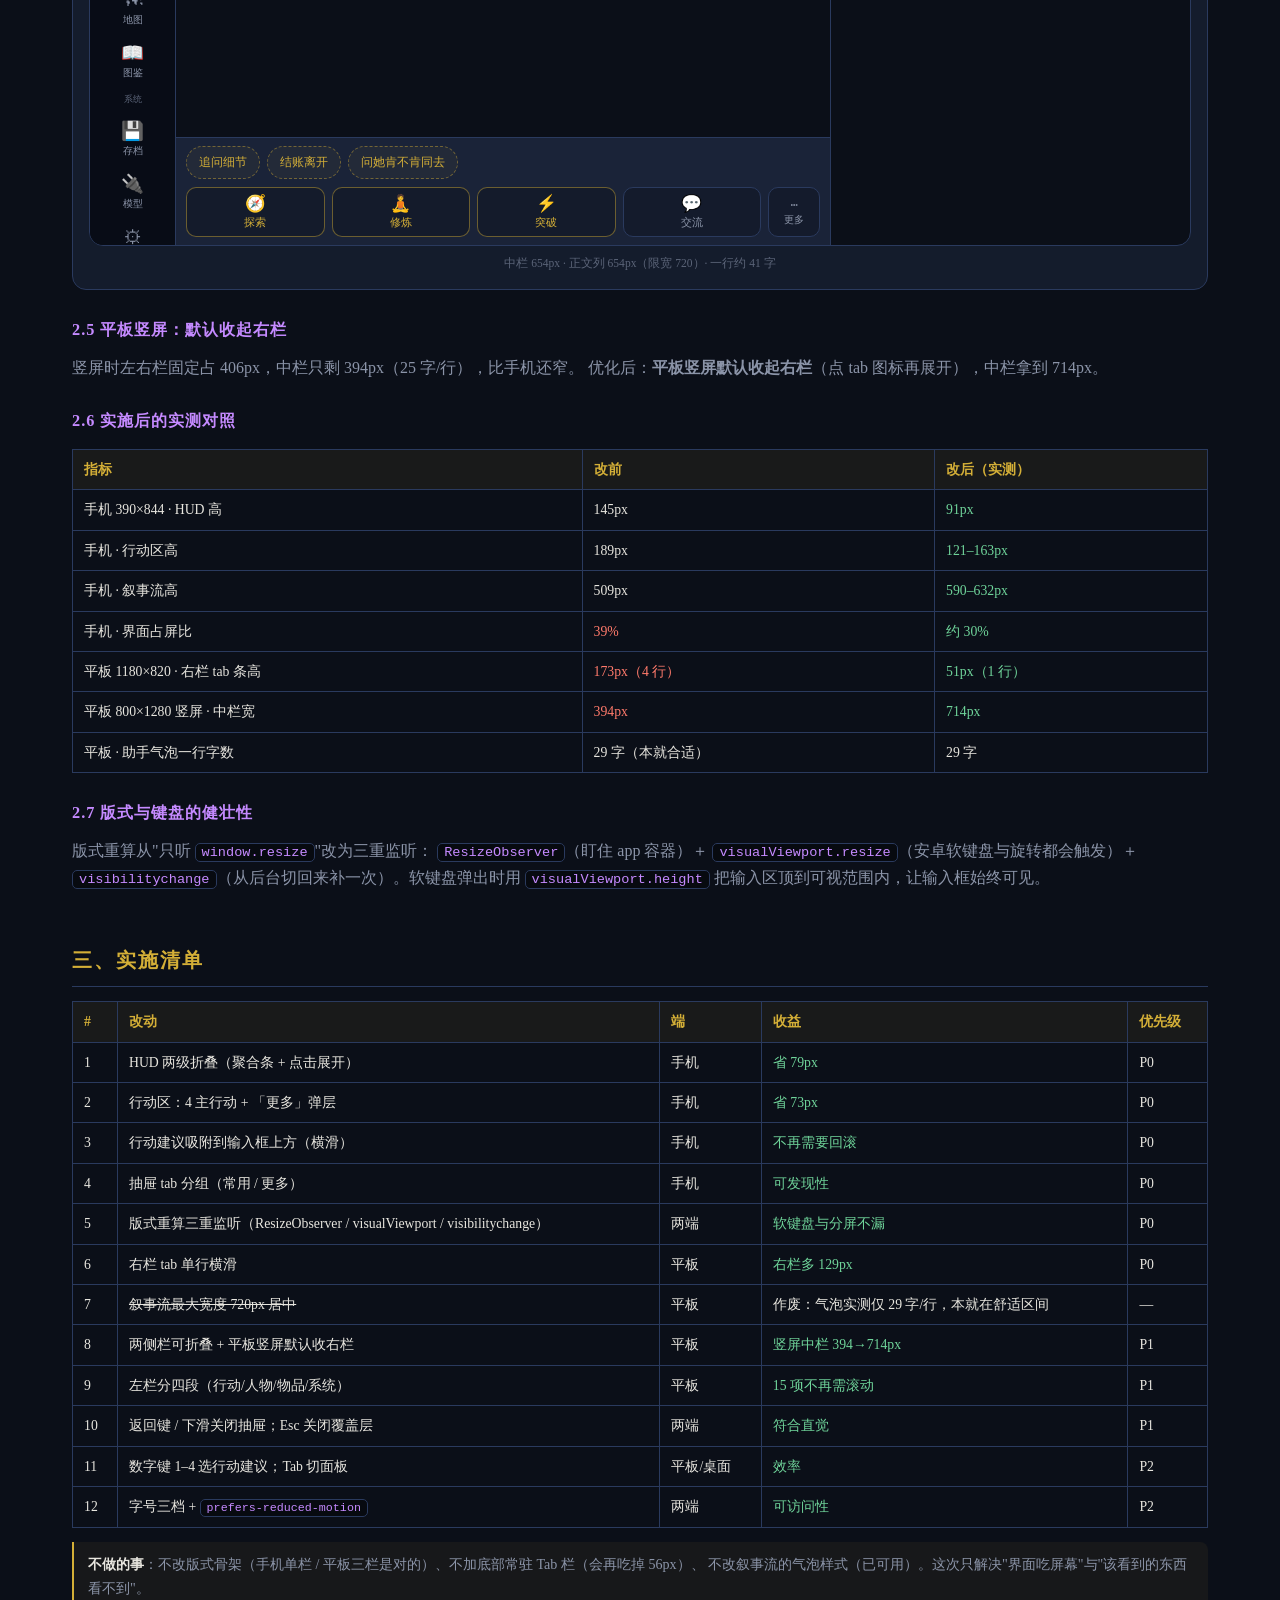
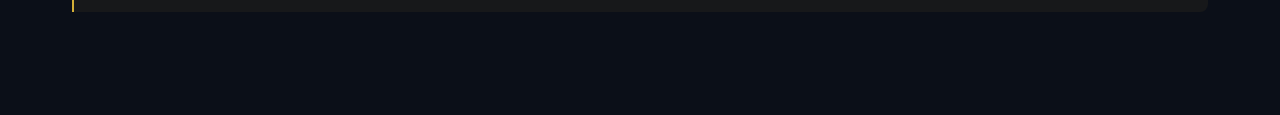
<file: docs/07-交互优化设计.html>
<!DOCTYPE html>
<html lang="zh-CN">
<head>
<meta charset="utf-8">
<meta name="viewport" content="width=device-width, initial-scale=1.0, viewport-fit=cover">
<title>《道渊》交互优化设计 · 手机 / 平板</title>
<style>
  :root {
    --bg:#0b0f18; --panel:#141c2c; --card:#151d31; --line:#2a3a5e; --line-soft:rgba(42,58,94,.5);
    --gold:#d4af37; --gold-soft:rgba(212,175,55,.14); --purple:#c58aff;
    --txt:#e8e6df; --dim:#8b94a8; --faint:#5b6478;
    --ok:#6fd49a; --warn:#ffb066; --bad:#ff7a6b;
    --radius:12px; --radius-sm:8px;
    --res-life:#e05555; --res-blood:#b0453a; --res-mana:#5aa9ff; --res-cult:#d4af37; --res-soul:#c58aff; --res-dao:#6fd49a;
  }
  * { box-sizing:border-box; margin:0; padding:0; }
  body {
    background:var(--bg); color:var(--txt); line-height:1.7;
    font-family:"Noto Serif SC","Songti SC","Microsoft YaHei",serif; -webkit-font-smoothing:antialiased;
  }
  .page { max-width:1180px; margin:0 auto; padding:36px 22px 90px; }
  h1 { font-size:1.9rem; letter-spacing:.14em; color:var(--gold); font-weight:600; }
  h2 { font-size:1.25rem; color:var(--gold); letter-spacing:.1em; margin:52px 0 14px; padding-bottom:9px; border-bottom:1px solid var(--line); }
  h3 { font-size:1.02rem; color:var(--purple); margin:26px 0 10px; letter-spacing:.06em; }
  p { color:var(--dim); margin:9px 0; }
  .lead { color:var(--txt); font-size:1.02rem; }
  code { background:rgba(0,0,0,.35); border:1px solid var(--line); border-radius:5px; padding:1px 6px; font-size:.85em; color:var(--purple); font-family:ui-monospace,Consolas,monospace; }
  .sub { color:var(--faint); font-size:.82rem; letter-spacing:.04em; margin-top:8px; }
  .badge { display:inline-block; font-size:.72rem; padding:2px 9px; border-radius:99px; border:1px solid var(--line); color:var(--dim); margin-left:8px; vertical-align:middle; }
  .badge.p0 { color:var(--bad); border-color:rgba(255,122,107,.5); }
  .badge.p1 { color:var(--warn); border-color:rgba(255,176,102,.5); }
  .badge.ok { color:var(--ok); border-color:rgba(111,212,154,.5); }
  table { width:100%; border-collapse:collapse; margin:14px 0; font-size:.86rem; }
  th,td { border:1px solid var(--line); padding:8px 11px; text-align:left; vertical-align:top; }
  th { background:rgba(212,175,55,.07); color:var(--gold); font-weight:600; white-space:nowrap; }
  td.num { font-variant-numeric:tabular-nums; white-space:nowrap; }
  .worse { color:var(--bad); }
  .better { color:var(--ok); }
  .note { background:rgba(212,175,55,.06); border-left:2px solid var(--gold); padding:11px 14px; border-radius:0 8px 8px 0; margin:14px 0; color:var(--dim); font-size:.88rem; }
  .note b { color:var(--txt); }

  /* ---- 演示台 ---- */
  .stage { border:1px solid var(--line); border-radius:14px; background:var(--panel); padding:16px; margin:16px 0 6px; }
  .stage-head { display:flex; align-items:center; gap:10px; flex-wrap:wrap; margin-bottom:12px; }
  .stage-head .t { color:var(--gold); font-size:.9rem; letter-spacing:.08em; }
  .stage-head .hint { color:var(--faint); font-size:.76rem; }
  .phone-frame {
    width:390px; max-width:100%; height:700px; margin:0 auto; position:relative;
    border:1px solid var(--line); border-radius:26px; overflow:hidden; background:var(--bg);
    box-shadow:0 18px 60px rgba(0,0,0,.6);
  }
  .tab-frame {
    height:640px; position:relative; border:1px solid var(--line); border-radius:14px; overflow:hidden; background:var(--bg);
  }

  /* ---- 演示用的 app 组件样式（与真实实现同源） ---- */
  .app-col { display:flex; flex-direction:column; height:100%; }
  .hud { background:linear-gradient(180deg,rgba(212,175,55,.06),transparent),#1a2338; border-bottom:1px solid var(--line); }
  .hud-row { display:flex; align-items:center; gap:8px; padding:7px 12px; }
  .hud .nm { color:var(--gold); font-weight:700; }
  .hud .realm { color:var(--purple); font-size:.8rem; }
  .hud .sp { flex:1; }
  .hud .mini { color:var(--dim); font-size:.72rem; }
  .iconbtn { min-width:36px; min-height:36px; display:grid; place-items:center; color:var(--dim); border:1px solid var(--line); border-radius:8px; background:none; font-size:1rem; cursor:pointer; }
  /* 聚合条：默认只有 8px 高 */
  .agg { display:flex; height:8px; gap:1px; padding:0 12px 8px; cursor:pointer; }
  .agg span { height:8px; border-radius:2px; }
  .hud-bars { display:grid; grid-template-columns:repeat(3,1fr); gap:5px 12px; padding:0 12px 10px; }
  .bar .t { display:flex; justify-content:space-between; font-size:.68rem; color:var(--dim); }
  .track { height:6px; background:#0b101c; border:1px solid var(--line); border-radius:4px; overflow:hidden; margin-top:2px; }
  .fill { height:100%; border-radius:3px; }
  .collapsed { display:none; }
  .stream { flex:1; overflow-y:auto; padding:12px; }
  .banner { border:1px solid var(--line); border-radius:8px; padding:7px 10px; margin-bottom:12px;
    background:linear-gradient(90deg,rgba(197,138,255,.08),transparent); font-size:.72rem; color:var(--dim); display:flex; gap:12px; flex-wrap:wrap; }
  .bubble { padding:11px 13px; border-radius:var(--radius); border:1px solid var(--line);
    background:linear-gradient(180deg,rgba(212,175,55,.05),transparent 40%),var(--card); font-size:.9rem; margin-bottom:10px; }
  .bubble.me { background:rgba(197,138,255,.1); border-color:rgba(197,138,255,.35); max-width:78%; margin-left:auto; }
  /* 新行动区 */
  .actions { border-top:1px solid var(--line); background:#1a2338; padding:8px 10px; }
  .sugg { display:flex; gap:7px; overflow-x:auto; padding-bottom:8px; scrollbar-width:none; }
  .sugg::-webkit-scrollbar{ display:none; }
  .sugg .c { flex:0 0 auto; font-size:.78rem; padding:7px 12px; border-radius:99px; border:1px dashed rgba(212,175,55,.45);
    color:var(--gold); background:rgba(212,175,55,.05); white-space:nowrap; cursor:pointer; }
  .row-main { display:grid; grid-template-columns:repeat(4,1fr) 52px; gap:7px; }
  .act { min-height:50px; display:flex; flex-direction:column; align-items:center; justify-content:center; gap:2px;
    border:1px solid var(--line); border-radius:10px; background:rgba(0,0,0,.22); color:var(--dim); font-size:.68rem; cursor:pointer; }
  .act .i { font-size:1.05rem; }
  .act.gold { color:var(--gold); border-color:rgba(212,175,55,.45); }
  .act.more { font-size:.8rem; }
  .input-row { display:flex; gap:8px; margin-top:8px; }
  .input-row .f { flex:1; min-height:42px; padding:10px 14px; background:var(--bg); border:1px solid var(--line);
    border-radius:99px; color:var(--faint); font-size:.85rem; }
  .input-row .send { min-width:54px; border-radius:99px; border:1px solid rgba(212,175,55,.5); background:var(--gold-soft); color:var(--gold); cursor:pointer; }
  .more-sheet { position:absolute; left:0; right:0; bottom:0; background:#1a2338; border-top:1px solid var(--line);
    border-radius:14px 14px 0 0; padding:12px; transform:translateY(101%); transition:transform .25s cubic-bezier(.2,.8,.2,1); }
  .more-sheet.open { transform:translateY(0); }
  .more-sheet .grid { display:grid; grid-template-columns:repeat(4,1fr); gap:8px; }
  /* 抽屉分组 */
  .drawer { position:absolute; inset:0; background:var(--bg); display:flex; flex-direction:column;
    transform:translateX(101%); transition:transform .25s cubic-bezier(.2,.8,.2,1); }
  .drawer.open { transform:translateX(0); }
  .dr-head { display:flex; align-items:center; gap:10px; padding:10px 12px; border-bottom:1px solid var(--line); }
  .dr-head .t { flex:1; color:var(--gold); letter-spacing:.2em; }
  .grp { display:flex; gap:6px; align-items:center; padding:8px 12px; border-bottom:1px solid var(--line); flex-wrap:wrap; }
  .grp .g-label { color:var(--faint); font-size:.7rem; letter-spacing:.1em; margin-right:2px; }
  .chip { font-size:.78rem; padding:6px 12px; border-radius:99px; border:1px solid var(--line); color:var(--dim); background:none; cursor:pointer; white-space:nowrap; }
  .chip.on { color:var(--gold); border-color:rgba(212,175,55,.5); background:var(--gold-soft); }
  .chip.more { color:var(--purple); border-color:rgba(197,138,255,.4); }
  .dr-body { flex:1; overflow-y:auto; padding:14px; color:var(--dim); font-size:.85rem; }
  /* 平板三栏 */
  .tri { display:flex; height:100%; }
  .rail { width:86px; flex:0 0 86px; background:#080c16; border-right:1px solid var(--line);
    display:flex; flex-direction:column; gap:3px; padding:8px 6px; overflow-y:auto; transition:width .22s; }
  .rail.mini { width:0; flex-basis:0; overflow:hidden; padding:0; }
  .rail .rb { flex:0 0 auto; min-height:50px; display:flex; flex-direction:column; align-items:center; justify-content:center;
    gap:2px; border-radius:9px; color:var(--dim); font-size:.62rem; border:1px solid transparent; background:none; cursor:pointer; }
  .rail .rb .i { font-size:1.15rem; }
  .rail .rb.on { color:var(--gold); border-color:rgba(212,175,55,.4); background:var(--gold-soft); }
  .rail .rb.sec { color:var(--faint); font-size:.58rem; min-height:22px; }
  .mid { flex:1; display:flex; flex-direction:column; min-width:0; }
  .mid-inner { max-width:720px; width:100%; margin:0 auto; display:flex; flex-direction:column; flex:1; min-height:0; }
  .side { width:360px; flex:0 0 360px; border-left:1px solid var(--line); display:flex; flex-direction:column; transition:width .22s; }
  .side.mini { width:0; flex-basis:0; overflow:hidden; border-left:none; }
  .side .tabs { display:flex; gap:6px; padding:8px 10px; border-bottom:1px solid var(--line); overflow-x:auto; scrollbar-width:none; }
  .side .tabs::-webkit-scrollbar{ display:none; }
  .side .body { flex:1; overflow-y:auto; padding:12px; color:var(--dim); font-size:.84rem; }
  .toggle { font-size:.72rem; padding:5px 10px; border-radius:99px; border:1px solid var(--line); color:var(--dim); background:none; cursor:pointer; }
  .ruler { font-size:.72rem; color:var(--faint); text-align:center; margin-top:8px; }
  .kv { display:flex; gap:10px; padding:4px 0; border-bottom:1px dotted var(--line-soft); font-size:.82rem; }
  .kv .k { color:var(--purple); flex:0 0 4.6em; }
  .kv .v { color:var(--dim); }
  .check { list-style:none; }
  .check li { padding:7px 0 7px 26px; position:relative; color:var(--dim); font-size:.88rem; border-bottom:1px solid var(--line-soft); }
  .check li::before { content:'☐'; position:absolute; left:4px; color:var(--faint); }
  .check li.done::before { content:'☑'; color:var(--ok); }
  .check li b { color:var(--txt); }
</style>
</head>
<body>
<div class="page">

  <h1>《道渊》交互优化设计</h1>
  <div class="sub">手机 / 平板 · v0.1（评审稿）· 基于对现有实现的实测数字，不是凭感觉</div>

  <p class="lead">
    先说结论：现版本的版式骨架是对的（手机单栏、平板三栏），但**界面自己吃掉了太多屏幕**，
    而且有几处交互在真机上会露馅。下面每条问题都带实测数字，改法都配了可以点的演示。
  </p>

  <h2>一、实测审计</h2>

  <h3>1.1 手机 390×844：界面占 39%</h3>
  <table>
    <tr><th>区块</th><th>现状高度</th><th>占屏比</th><th>问题</th></tr>
    <tr><td>状态栏 HUD</td><td class="num worse">145px</td><td class="num worse">17%</td><td>三行：姓名境界 / 世界状态 / 六维条。六维在"模糊感知"模式下只有文字，条本身信息量低却占 3 行</td></tr>
    <tr><td>行动区</td><td class="num worse">189px</td><td class="num worse">22%</td><td>轮盘 8 个按钮挤成 3 行（117px）+ 输入框。而"玉简/地图/背包"与"面板"语义重复，都是开抽屉</td></tr>
    <tr><td>叙事流</td><td class="num">509px</td><td class="num">60%</td><td>真正要看的内容只剩 6 成</td></tr>
  </table>
  <div class="note">
    <b>合计 39%。</b>这是个文字叙事游戏，"看字"是主玩法——状态与操作占了近四成屏，主玩法被挤成次要的。
  </div>

  <h3>1.2 手机：行动建议会滚出视野</h3>
  <p>
    行动建议现在是**叙事流里的胶囊**（跟在每条回复后面）。一回合长文之后，建议已经被顶到上一屏——
    玩家要么往回滚，要么自己敲字。而"下一步做什么"恰恰是每回合最需要一眼看到的东西。
  </p>

  <h3>1.3 手机：抽屉 14 个 tab 要横滑找</h3>
  <p>
    面板 tab 条是单行横滑，共 <code>14</code> 项。模型 / 同步 / 存档 / 设置 排在最后，
    新玩家基本发现不了，得横滑才知道存在。
  </p>

  <h3>1.4 平板：右栏 tab 条吃掉 4 行</h3>
  <table>
    <tr><th>视口</th><th>版式</th><th>中栏</th><th>一行字数</th><th>右栏 tab 条</th><th>左栏</th></tr>
    <tr><td>1180×820</td><td>平板</td><td class="num">650px</td><td class="num">41 字</td><td class="num worse">173px（4 行）</td><td class="worse">15 项，需滚动</td></tr>
    <tr><td>1024×768</td><td>平板</td><td class="num">566px</td><td class="num">35 字</td><td class="num worse">173px（4 行）</td><td class="worse">15 项，需滚动</td></tr>
    <tr><td>800×1280 竖屏</td><td>平板</td><td class="num worse">394px</td><td class="num worse">25 字</td><td class="num worse">173px（4 行）</td><td>15 项</td></tr>
  </table>
  <p>
    两个明显问题：右栏 tab 因为用了换行铺开，<b>竖向吃掉 173px</b>（占右栏 23%）；
    平板竖屏时左右栏固定占掉 406px，<b>中栏只剩 394px</b>——比手机还窄，读起来很难受。
  </p>

  <h3>1.5 ~~平板：正文行宽不受限~~ <span class="badge ok">复核后撤回</span></h3>
  <p>
    这一条我最初是按<b>栏宽</b>算的（1180 宽 → 41 字/行）。写进审计后又去量了<b>实际气泡</b>：
    助手气泡有 <code>max-width:78%</code> 约束，实测宽度 462px ≈ <b>29 字/行</b>（手机 328px ≈ 21 字/行），
    本来就在舒适区间。<b>所以"叙事流限宽"作废</b>——不为改而改。
  </p>

  <h3>1.6 版式重算过于单薄 <span class="badge p1">原报 bug，复核后降级</span></h3>
  <div class="note">
    <b>先说我复核到了什么：</b>我最初看到"视口宽度变了、版式却仍停在 phone"，判定是产品 bug。
    后来在页面里装了探针复测——改动视口的瞬间，<code>window.resize</code>、<code>ResizeObserver</code>、
    <code>visualViewport.resize</code> <b>三者一个都没触发（计数全为 0）</b>。
    也就是说那是<b>自动化测试环境的假象</b>，我在设备上并没有真的复现过。
    <br><br>
    改动保留，但理由换成真实的那条：安卓上<b>软键盘弹出/收起</b>与<b>分屏</b>主要靠
    <code>visualViewport.resize</code> 通知，而版式判定与"输入框别被键盘盖住"都依赖这个信号，
    只听 <code>window.resize</code> 会漏。旋转屏幕另有 <code>orientationchange</code> 兜底（实测有效）。
  </div>

  <h2>二、优化后的交互（可以直接点）</h2>

  <h3>2.1 手机状态栏：两级折叠 <span class="badge p0">省 79px</span></h3>
  <p>常显只留一行（姓名 · 境界 · 时间 · 地点 · 危机 · ☰）；六维默认收成一条 8px 的**聚合条**（按比例着色，一眼看出哪项在掉），点一下展开细节。点聚合条试试：</p>
  <div class="stage">
    <div class="stage-head"><span class="t">演示 · 手机 390×844</span><span class="hint">点那条细长彩条展开六维</span></div>
    <div class="phone-frame">
      <div class="app-col">
        <div class="hud" id="hudDemo">
          <div class="hud-row">
            <span class="nm">陆沉</span><span class="realm">炼气三层（DC:3）</span>
            <span class="sp"></span>
            <button class="iconbtn">☰</button>
          </div>
          <div class="hud-row" style="padding-top:0;padding-bottom:8px">
            <span class="mini">🕛 初春 · 黄昏</span><span class="mini">📍 青石镇 · 醉仙楼</span>
            <span class="mini">☁ 细雨</span><span class="mini" style="color:var(--ok)">危机 · 低</span>
          </div>
          <div class="agg" id="aggBar" title="点击展开六维">
            <span style="flex:92;background:var(--res-life)"></span>
            <span style="flex:78;background:var(--res-blood)"></span>
            <span style="flex:61;background:var(--res-mana)"></span>
            <span style="flex:42;background:var(--res-cult)"></span>
            <span style="flex:71;background:var(--res-soul)"></span>
            <span style="flex:55;background:var(--res-dao)"></span>
          </div>
          <div class="hud-bars collapsed" id="barsDetail">
            <div class="bar"><div class="t"><span>生命</span><b>充盈</b></div><div class="track"><div class="fill" style="width:92%;background:var(--res-life)"></div></div></div>
            <div class="bar"><div class="t"><span>精血</span><b>充盈</b></div><div class="track"><div class="fill" style="width:78%;background:var(--res-blood)"></div></div></div>
            <div class="bar"><div class="t"><span>灵力</span><b>稳固</b></div><div class="track"><div class="fill" style="width:61%;background:var(--res-mana)"></div></div></div>
            <div class="bar"><div class="t"><span>修为</span><b>归零</b></div><div class="track"><div class="fill" style="width:42%;background:var(--res-cult)"></div></div></div>
            <div class="bar"><div class="t"><span>神识</span><b>稳固</b></div><div class="track"><div class="fill" style="width:71%;background:var(--res-soul)"></div></div></div>
            <div class="bar"><div class="t"><span>道心 初窥门径</span><b>稳固</b></div><div class="track"><div class="fill" style="width:55%;background:var(--res-dao)"></div></div></div>
          </div>
        </div>
        <div class="stream">
          <div class="banner"><span>当前时间 · 初春 · 黄昏</span><span>当前地点 · 青石镇</span><span>危机 · 低</span></div>
          <div class="bubble">雨丝斜斜地织着。你推开醉仙楼的木门，暖气和酒香一同涌出来。</div>
        </div>
      </div>
    </div>
    <div class="ruler" id="hudRuler">HUD 实测：折叠 66px ／ 展开 145px（原来恒为 145px）</div>
  </div>

  <h3>2.2 手机行动区：4 主行动 + 「更多」+ 建议吸附 <span class="badge p0">省 73px</span></h3>
  <p>
    轮盘从 8 个收成 4 个主行动（探索/修炼/突破/交流，这是每回合真会点的），
    其余收进「更多」；<b>行动建议吸附在输入框上方</b>，横滑可见，点一下即发——不用再往回滚。
  </p>
  <div class="stage">
    <div class="stage-head"><span class="t">演示 · 手机</span><span class="hint">点「更多 ⋯」弹出被收起的入口</span></div>
    <div class="phone-frame">
      <div class="app-col" style="position:relative">
        <div class="stream" style="flex:1">
          <div class="bubble">宫银叶把温酒推过来，杯沿还沾着一线水汽：「后山的事，镇里压着不让传。」</div>
          <div class="bubble me">我问她有什么线索。</div>
        </div>
        <div class="actions">
          <div class="sugg">
            <button class="c">追问细节</button>
            <button class="c">给她些灵石</button>
            <button class="c">往后山去</button>
            <button class="c">先回客栈歇息</button>
          </div>
          <div class="row-main">
            <button class="act gold"><span class="i">🧭</span>探索</button>
            <button class="act gold"><span class="i">🧘</span>修炼</button>
            <button class="act gold"><span class="i">⚡</span>突破</button>
            <button class="act"><span class="i">💬</span>交流</button>
            <button class="act more" id="moreBtn">⋯<span style="font-size:.6rem">更多</span></button>
          </div>
          <div class="input-row">
            <div class="f">写下你的行动……</div><button class="send">发送</button>
          </div>
        </div>
        <div class="more-sheet" id="moreSheet">
          <div class="grid">
            <button class="act"><span class="i">📱</span>玉简</button>
            <button class="act"><span class="i">🗺</span>地图</button>
            <button class="act"><span class="i">🎒</span>背包</button>
            <button class="act"><span class="i">👤</span>人物</button>
            <button class="act"><span class="i">📜</span>机遇</button>
            <button class="act"><span class="i">🏮</span>绝色榜</button>
            <button class="act"><span class="i">📖</span>图鉴</button>
            <button class="act"><span class="i">☰</span>全部面板</button>
          </div>
        </div>
      </div>
    </div>
    <div class="ruler">行动区实测：折叠 116px（原来恒为 189px）；建议常驻可见，不再需要回滚</div>
  </div>

  <h3>2.3 手机抽屉：分组 + 手势 + 返回键</h3>
  <p>
    tab 分「常用」与「更多」两组，常用的 5 个直接可见，其余一点展开；打开抽屉可以用
    <b>返回键</b>或<b>下滑</b>关掉；再次打开回到上次停留的面板。
  </p>
  <div class="stage">
    <div class="stage-head"><span class="t">演示 · 手机</span><span class="hint">点「打开抽屉」，再点「更多」展开第二组</span></div>
    <div class="phone-frame">
      <div class="app-col">
        <div class="hud">
          <div class="hud-row"><span class="nm">陆沉</span><span class="realm">炼气三层（DC:3）</span><span class="sp"></span>
            <button class="iconbtn" id="openDrawer">☰</button></div>
        </div>
        <div class="stream"><div class="bubble">（主界面叙事流）</div></div>
        <div class="drawer" id="drawerDemo">
          <div class="dr-head"><span class="t">主角</span><button class="iconbtn" id="closeDrawer">✕</button></div>
          <div class="grp">
            <span class="g-label">常用</span>
            <button class="chip on">☯ 主角</button><button class="chip">💞 道侣</button>
            <button class="chip">👤 人物</button><button class="chip">📜 机遇</button>
            <button class="chip">🎒 背包</button>
            <button class="chip more" id="moreTabs">＋ 更多 ▾</button>
          </div>
          <div class="grp collapsed" id="moreGrp">
            <span class="g-label">更多</span>
            <button class="chip">🐾 灵宠</button><button class="chip">🏮 绝色榜</button>
            <button class="chip">📱 玉简</button><button class="chip">🗺 地图</button>
            <button class="chip">📖 图鉴</button><button class="chip">💾 存档</button>
            <button class="chip">🔌 模型</button><button class="chip">☁ 同步</button>
            <button class="chip">⚙ 设置</button>
          </div>
          <div class="dr-body">
            <div style="color:var(--gold);margin-bottom:8px">陆沉 <span style="color:var(--purple)">炼气三层</span></div>
            <div class="kv"><span class="k">宗门</span><span class="v">青云宗 · 外门</span></div>
            <div class="kv"><span class="k">灵根</span><span class="v">黄品 · 单灵根（火）</span></div>
            <div class="kv"><span class="k">状态</span><span class="v">无异常</span></div>
            <p style="margin-top:12px;color:var(--faint);font-size:.78rem">支持：返回键关闭 · 下滑关闭 · 记住上次面板</p>
          </div>
        </div>
      </div>
    </div>
  </div>

  <h3>2.4 平板：右栏 tab 收成一行 + 两侧可折叠 <span class="badge p0">右栏多出 129px</span></h3>
  <p>
    tab 改单行横滑（不再换行铺开，173px → 44px）；左栏分「行动 / 人物 / 物品 / 系统」四段；
    两栏都能一键收起进入沉浸阅读。点下面的按钮试试：
  </p>
  <div class="stage">
    <div class="stage-head">
      <span class="t">演示 · 平板 1180×640</span>
      <button class="toggle" id="tglRail">收起左栏</button>
      <button class="toggle" id="tglSide">收起右栏</button>
      <button class="toggle" id="tglNarrow">切换 800 竖直</button>
    </div>
    <div class="tab-frame">
      <div class="tri" id="triDemo">
        <div class="rail" id="railDemo">
          <button class="rb on"><span class="i">☯</span>主角</button>
          <button class="rb"><span class="i">🧭</span>探索</button>
          <button class="rb sec">人物</button>
          <button class="rb"><span class="i">💞</span>道侣</button>
          <button class="rb"><span class="i">👤</span>人物</button>
          <button class="rb"><span class="i">🐾</span>灵宠</button>
          <button class="rb sec">物品</button>
          <button class="rb"><span class="i">🎒</span>背包</button>
          <button class="rb"><span class="i">🗺</span>地图</button>
          <button class="rb"><span class="i">📖</span>图鉴</button>
          <button class="rb sec">系统</button>
          <button class="rb"><span class="i">💾</span>存档</button>
          <button class="rb"><span class="i">🔌</span>模型</button>
          <button class="rb"><span class="i">⚙</span>设置</button>
        </div>
        <div class="mid">
          <div class="mid-inner">
            <div class="stream" style="padding:16px">
              <div class="banner"><span>初春 · 黄昏</span><span>青石镇 · 醉仙楼</span><span>危机 · 低</span></div>
              <div class="bubble">雨丝斜斜地织着。你推开醉仙楼的木门，暖气和酒香一同涌出来，将湿冷隔在身后。<br><br>堂中三三两两的修士就着灵酒低声说话，火盆里的炭烧得正红。</div>
              <div class="bubble me">要一壶灵酒，坐下听听闲话。</div>
              <div class="bubble">「灵酒？你这身家底，喝得起么。」宫银叶嘴上不饶人，手上却已温了一壶推过来。</div>
            </div>
            <div class="actions">
              <div class="sugg"><button class="c">追问细节</button><button class="c">结账离开</button><button class="c">问她肯不肯同去</button></div>
              <div class="row-main">
                <button class="act gold"><span class="i">🧭</span>探索</button>
                <button class="act gold"><span class="i">🧘</span>修炼</button>
                <button class="act gold"><span class="i">⚡</span>突破</button>
                <button class="act"><span class="i">💬</span>交流</button>
                <button class="act more">⋯<span style="font-size:.6rem">更多</span></button>
              </div>
            </div>
          </div>
        </div>
        <div class="side" id="sideDemo">
          <div class="tabs">
            <button class="chip on">☯ 主角</button><button class="chip">💞 道侣</button>
            <button class="chip">👤 人物</button><button class="chip">🐾 灵宠</button>
            <button class="chip">📜 机遇</button><button class="chip">🏮 绝色榜</button>
            <button class="chip">📱 玉简</button><button class="chip">🎒 背包</button>
            <button class="chip">🗺 地图</button><button class="chip">📖 图鉴</button>
            <button class="chip">💾 存档</button><button class="chip">🔌 模型</button>
            <button class="chip">☁ 同步</button><button class="chip">⚙ 设置</button>
          </div>
          <div class="body">
            <div class="kv"><span class="k">生命</span><span class="v">充盈</span></div>
            <div class="kv"><span class="k">灵力</span><span class="v">稳固</span></div>
            <div class="kv"><span class="k">道心</span><span class="v">初窥门径</span></div>
            <p style="margin-top:10px;font-size:.76rem;color:var(--faint)">tab 单行横滑：44px（原来换行铺开 173px）</p>
          </div>
        </div>
      </div>
    </div>
    <div class="ruler" id="triRuler">中栏限宽 720px 居中 · 一行约 34 字（原 41 字）</div>
  </div>

  <h3>2.5 平板竖屏：默认收起右栏</h3>
  <p>
    竖屏时左右栏固定占 406px，中栏只剩 394px（25 字/行），比手机还窄。
    优化后：<b>平板竖屏默认收起右栏</b>（点 tab 图标再展开），中栏拿到 714px。
  </p>

  <h3>2.6 实施后的实测对照</h3>
  <table>
    <tr><th>指标</th><th>改前</th><th>改后（实测）</th></tr>
    <tr><td>手机 390×844 · HUD 高</td><td class="num">145px</td><td class="num better">91px</td></tr>
    <tr><td>手机 · 行动区高</td><td class="num">189px</td><td class="num better">121–163px</td></tr>
    <tr><td>手机 · 叙事流高</td><td class="num">509px</td><td class="num better">590–632px</td></tr>
    <tr><td>手机 · 界面占屏比</td><td class="num worse">39%</td><td class="num better">约 30%</td></tr>
    <tr><td>平板 1180×820 · 右栏 tab 条高</td><td class="num worse">173px（4 行）</td><td class="num better">51px（1 行）</td></tr>
    <tr><td>平板 800×1280 竖屏 · 中栏宽</td><td class="num worse">394px</td><td class="num better">714px</td></tr>
    <tr><td>平板 · 助手气泡一行字数</td><td class="num">29 字（本就合适）</td><td class="num">29 字</td></tr>
  </table>

  <h3>2.7 版式与键盘的健壮性</h3>
  <p>
    版式重算从"只听 <code>window.resize</code>"改为三重监听：
    <code>ResizeObserver</code>（盯住 app 容器）＋ <code>visualViewport.resize</code>（安卓软键盘与旋转都会触发）＋
    <code>visibilitychange</code>（从后台切回来补一次）。软键盘弹出时用 <code>visualViewport.height</code>
    把输入区顶到可视范围内，让输入框始终可见。
  </p>

  <h2>三、实施清单</h2>
  <table>
    <tr><th>#</th><th>改动</th><th>端</th><th>收益</th><th>优先级</th></tr>
    <tr><td>1</td><td>HUD 两级折叠（聚合条 + 点击展开）</td><td>手机</td><td class="better">省 79px</td><td>P0</td></tr>
    <tr><td>2</td><td>行动区：4 主行动 + 「更多」弹层</td><td>手机</td><td class="better">省 73px</td><td>P0</td></tr>
    <tr><td>3</td><td>行动建议吸附到输入框上方（横滑）</td><td>手机</td><td class="better">不再需要回滚</td><td>P0</td></tr>
    <tr><td>4</td><td>抽屉 tab 分组（常用 / 更多）</td><td>手机</td><td class="better">可发现性</td><td>P0</td></tr>
    <tr><td>5</td><td>版式重算三重监听（ResizeObserver / visualViewport / visibilitychange）</td><td>两端</td><td class="better">软键盘与分屏不漏</td><td>P0</td></tr>
    <tr><td>6</td><td>右栏 tab 单行横滑</td><td>平板</td><td class="better">右栏多 129px</td><td>P0</td></tr>
    <tr><td>7</td><td><s>叙事流最大宽度 720px 居中</s></td><td>平板</td><td>作废：气泡实测仅 29 字/行，本就在舒适区间</td><td>—</td></tr>
    <tr><td>8</td><td>两侧栏可折叠 + 平板竖屏默认收右栏</td><td>平板</td><td class="better">竖屏中栏 394→714px</td><td>P1</td></tr>
    <tr><td>9</td><td>左栏分四段（行动/人物/物品/系统）</td><td>平板</td><td class="better">15 项不再需滚动</td><td>P1</td></tr>
    <tr><td>10</td><td>返回键 / 下滑关闭抽屉；Esc 关闭覆盖层</td><td>两端</td><td class="better">符合直觉</td><td>P1</td></tr>
    <tr><td>11</td><td>数字键 1–4 选行动建议；Tab 切面板</td><td>平板/桌面</td><td class="better">效率</td><td>P2</td></tr>
    <tr><td>12</td><td>字号三档 + <code>prefers-reduced-motion</code></td><td>两端</td><td class="better">可访问性</td><td>P2</td></tr>
  </table>

  <div class="note">
    <b>不做的事</b>：不改版式骨架（手机单栏 / 平板三栏是对的）、不加底部常驻 Tab 栏（会再吃掉 56px）、
    不改叙事流的气泡样式（已可用）。这次只解决"界面吃屏幕"与"该看到的东西看不到"。
  </div>

</div>

<script>
  // 演示交互：HUD 折叠
  document.getElementById('aggBar').addEventListener('click', () => {
    document.getElementById('barsDetail').classList.toggle('collapsed');
  });
  // 演示交互：更多弹层
  const moreSheet = document.getElementById('moreSheet');
  document.getElementById('moreBtn').addEventListener('click', () => moreSheet.classList.toggle('open'));
  // 演示交互：抽屉
  const drawer = document.getElementById('drawerDemo');
  document.getElementById('openDrawer').addEventListener('click', () => drawer.classList.add('open'));
  document.getElementById('closeDrawer').addEventListener('click', () => drawer.classList.remove('open'));
  document.getElementById('moreTabs').addEventListener('click', () => {
    document.getElementById('moreGrp').classList.toggle('collapsed');
  });
  // 演示交互：平板三栏折叠
  const railDemo = document.getElementById('railDemo'), sideDemo = document.getElementById('sideDemo');
  const triRuler = document.getElementById('triRuler');
  const updateRuler = () => {
    const mid = document.querySelector('#triDemo .mid').getBoundingClientRect().width;
    const inner = document.querySelector('#triDemo .mid-inner').getBoundingClientRect().width;
    triRuler.textContent = `中栏 ${Math.round(mid)}px · 正文列 ${Math.round(inner)}px（限宽 720）· 一行约 ${Math.round(Math.min(mid,720)/16)} 字`;
  };
  document.getElementById('tglRail').addEventListener('click', (e) => {
    railDemo.classList.toggle('mini');
    e.target.textContent = railDemo.classList.contains('mini') ? '展开左栏' : '收起左栏';
    setTimeout(updateRuler, 260);
  });
  document.getElementById('tglSide').addEventListener('click', (e) => {
    sideDemo.classList.toggle('mini');
    e.target.textContent = sideDemo.classList.contains('mini') ? '展开右栏' : '收起右栏';
    setTimeout(updateRuler, 260);
  });
  document.getElementById('tglNarrow').addEventListener('click', (e) => {
    const f = document.querySelector('.tab-frame');
    const narrow = f.style.width === '800px';
    f.style.width = narrow ? '' : '800px';
    f.style.margin = narrow ? '' : '0 auto';
    e.target.textContent = narrow ? '切换 800 竖直' : '切回 1180 横屏';
    setTimeout(updateRuler, 260);
  });
  updateRuler();
</script>
</body>
</html>
</file>
<file: prototype/styles.css>
/* 《道渊》独立版 · 安卓原型 — 样式
 * 配色沿用卡片 regex6 状态栏：#0d1220 / #d4af37 / #c58aff
 * 版式由 #app[data-layout="phone|tablet"] 驱动：
 *   真机按屏幕宽度自动判定（JS）；桌面预览可用右上角开关手动切换。
 */

:root {
  --bg: #0d1220;
  --bg-deep: #080c16;
  --card: #151d31;
  --card-2: #1a2338;
  --line: #2a3a5e;
  --line-soft: rgba(42, 58, 94, 0.5);
  --gold: #d4af37;
  --gold-soft: rgba(212, 175, 55, 0.14);
  --purple: #c58aff;
  --txt: #e8e6df;
  --dim: #8b94a8;
  --faint: #5b6478;
  --ok: #6fd49a;
  --warn: #ffb066;
  --bad: #ff7a6b;
  --radius: 12px;
  --radius-sm: 8px;
  --sat: env(safe-area-inset-top, 0px);
  --sab: env(safe-area-inset-bottom, 0px);
  --sal: env(safe-area-inset-left, 0px);
  --sar: env(safe-area-inset-right, 0px);
  --tap: 44px;
}

* { box-sizing: border-box; margin: 0; padding: 0; -webkit-tap-highlight-color: transparent; }

html, body {
  height: 100%; overflow: hidden; background: var(--bg-deep); color: var(--txt);
  font-family: "Noto Serif SC", "Songti SC", "Source Han Serif SC", "Microsoft YaHei", serif;
  font-size: 15px; line-height: 1.6; -webkit-font-smoothing: antialiased; overscroll-behavior: none;
}
button, input, textarea, select { font: inherit; color: inherit; }
button { background: none; border: 0; cursor: pointer; }
::-webkit-scrollbar { width: 6px; height: 6px; }
::-webkit-scrollbar-thumb { background: var(--line); border-radius: 3px; }

#stage-wrap {
  height: 100dvh; display: flex; align-items: center; justify-content: center;
  background:
    radial-gradient(1200px 600px at 50% -10%, rgba(197, 138, 255, 0.10), transparent 60%),
    radial-gradient(900px 500px at 90% 110%, rgba(212, 175, 55, 0.08), transparent 60%),
    var(--bg-deep);
}
#app {
  position: relative; width: 100%; height: 100dvh; background: var(--bg); overflow: hidden;
  display: flex; flex-direction: column;
}
#app.preview { border: 1px solid var(--line); border-radius: 22px; height: min(880px, 94dvh);
  box-shadow: 0 30px 90px rgba(0, 0, 0, 0.7), 0 0 0 1px rgba(255, 255, 255, 0.03) inset; }
#app.preview[data-device="tablet"] { width: min(1180px, 94vw); }
#app.preview[data-device="phone"] { width: 414px; height: min(896px, 94dvh); }

/* ---------- 桌面预览器（真机隐藏） ---------- */
#devbar { position: fixed; right: 14px; bottom: 14px; z-index: 200; display: flex; gap: 6px;
  padding: 6px; border: 1px solid var(--line); border-radius: 999px; background: rgba(8, 12, 22, 0.85); backdrop-filter: blur(6px); }
#devbar button { padding: 7px 14px; border-radius: 999px; color: var(--dim); font-size: 0.76rem; letter-spacing: 1px; }
#devbar button.on { color: var(--gold); background: var(--gold-soft); }
@media (max-width: 1099px) { #devbar { display: none; } }

/* ================= 通用零件 ================= */
.screen { position: absolute; inset: 0; display: none; flex-direction: column; }
.screen.active { display: flex; }

.chip { display: inline-flex; align-items: center; gap: 4px; font-size: 0.74rem; padding: 3px 10px;
  border-radius: 999px; border: 1px solid var(--line); background: rgba(0, 0, 0, 0.25); color: var(--dim); white-space: nowrap; }
.chip.gold { color: var(--gold); border-color: rgba(212, 175, 55, 0.45); background: var(--gold-soft); }
.chip.purple { color: var(--purple); border-color: rgba(197, 138, 255, 0.45); }
.chip.bad { color: var(--bad); border-color: rgba(255, 122, 107, 0.5); }
.chip.ok { color: var(--ok); border-color: rgba(111, 212, 154, 0.45); }

.sect-title { font-size: 0.82rem; color: var(--gold); letter-spacing: 2px; display: flex; align-items: center; gap: 8px; margin: 14px 0 8px; }
.sect-title::after { content: ''; flex: 1; height: 1px; background: linear-gradient(90deg, var(--line), transparent); }
.sect-title .n { color: var(--faint); font-size: 0.9em; letter-spacing: 0; }
.sect-title:first-child { margin-top: 0; }

.card { background: linear-gradient(180deg, rgba(212, 175, 55, 0.05), transparent 34%), var(--card);
  border: 1px solid var(--line); border-radius: var(--radius); padding: 12px 14px; }
.kv { display: flex; gap: 10px; padding: 5px 0; border-bottom: 1px dotted var(--line-soft); font-size: 0.86rem; }
.kv:last-child { border-bottom: 0; }
.kv .k { color: var(--purple); flex: 0 0 5.2em; }
.kv .v { color: var(--dim); flex: 1; word-break: break-word; }

.bar { margin-bottom: 9px; }
.bar .t { display: flex; justify-content: space-between; font-size: 0.78rem; color: var(--dim); margin-bottom: 3px; }
.bar .t b { color: var(--txt); font-weight: 600; font-variant-numeric: tabular-nums; }
.bar .t i { font-style: normal; color: var(--purple); font-size: 0.9em; }
.track { height: 7px; background: #0b101c; border: 1px solid var(--line); border-radius: 4px; overflow: hidden; }
.fill { height: 100%; border-radius: 3px; transition: width 0.5s cubic-bezier(0.2, 0.8, 0.2, 1); }

/* ================= 启动 / 主菜单 ================= */
#s-boot { align-items: center; justify-content: center; padding: calc(24px + var(--sat)) 24px calc(24px + var(--sab)); }
#boot-bg { position: absolute; inset: 0; overflow: hidden; }
#boot-bg .glow { position: absolute; width: 60vmax; height: 60vmax; border-radius: 50%; filter: blur(60px); opacity: 0.5; animation: drift 12s ease-in-out infinite alternate; }
#boot-bg .g1 { background: radial-gradient(circle, rgba(197, 138, 255, 0.35), transparent 62%); top: -24vmax; left: -14vmax; }
#boot-bg .g2 { background: radial-gradient(circle, rgba(212, 175, 55, 0.28), transparent 62%); bottom: -30vmax; right: -18vmax; animation-delay: -4s; }
@keyframes drift { to { transform: translate(4vmax, 3vmax) scale(1.08); } }
.menu { position: relative; z-index: 1; width: min(420px, 100%); text-align: center; }
.menu .logo { font-size: 3.2rem; letter-spacing: 0.5em; color: var(--gold); text-shadow: 0 0 24px rgba(212, 175, 55, 0.55); margin-left: 0.5em; }
.menu .sub { color: var(--dim); font-size: 0.8rem; letter-spacing: 4px; margin: 6px 0 26px; }
.menu .ver { color: var(--faint); font-size: 0.7rem; margin-top: 18px; letter-spacing: 1px; }
.mbtn { display: flex; align-items: center; justify-content: center; gap: 10px; width: 100%; min-height: var(--tap);
  margin-bottom: 11px; padding: 13px; border: 1px solid var(--line); border-radius: var(--radius);
  background: linear-gradient(180deg, rgba(212, 175, 55, 0.06), transparent 60%), var(--card);
  color: var(--txt); font-size: 1rem; letter-spacing: 3px; transition: transform 0.12s, border-color 0.2s, box-shadow 0.2s; }
.mbtn:active { transform: scale(0.98); }
.mbtn:hover { border-color: rgba(212, 175, 55, 0.5); box-shadow: 0 0 18px rgba(212, 175, 55, 0.15); }
.mbtn.primary { color: var(--gold); border-color: rgba(212, 175, 55, 0.55); }
.menu .legal { margin-top: 22px; font-size: 0.66rem; color: var(--faint); line-height: 1.7; }

/* ================= 创角向导 ================= */
#s-create { padding: calc(10px + var(--sat)) 0 calc(var(--sab)); }
.cr-head { display: flex; align-items: center; gap: 10px; padding: 8px 14px 10px; border-bottom: 1px solid var(--line); }
.cr-head .back { min-width: var(--tap); min-height: var(--tap); display: grid; place-items: center; color: var(--dim); font-size: 1.2rem; margin-left: -10px; }
.cr-head .title { flex: 1; color: var(--gold); letter-spacing: 3px; }
.steps { display: flex; gap: 6px; padding: 12px 14px; }
.steps .st { flex: 1; height: 3px; border-radius: 2px; background: var(--line); transition: background 0.3s; }
.steps .st.on { background: var(--gold); }
.steps .st.done { background: rgba(212, 175, 55, 0.5); }
.cr-body { flex: 1; overflow-y: auto; padding: 4px 16px 20px; max-width: 720px; width: 100%; margin: 0 auto; }
.cr-step-label { color: var(--dim); font-size: 0.78rem; letter-spacing: 2px; margin-bottom: 4px; }
.cr-title { font-size: 1.35rem; color: var(--txt); margin-bottom: 12px; letter-spacing: 2px; }
.cr-hint { color: var(--faint); font-size: 0.76rem; margin-bottom: 16px; line-height: 1.7; }
.field { margin-bottom: 14px; }
.field label { display: block; font-size: 0.8rem; color: var(--purple); margin-bottom: 6px; letter-spacing: 1px; }
.field input, .field select, .field textarea { width: 100%; min-height: var(--tap); padding: 11px 12px; background: var(--bg-deep); border: 1px solid var(--line); border-radius: var(--radius-sm); color: var(--txt); }
.field input:focus, .field select:focus, .field textarea:focus { outline: none; border-color: var(--gold); }
.field textarea { resize: vertical; font-family: ui-monospace, Consolas, monospace; font-size: 0.82rem; line-height: 1.6; }
.opts { display: grid; grid-template-columns: repeat(auto-fill, minmax(150px, 1fr)); gap: 10px; }
.opt { min-height: var(--tap); padding: 12px; text-align: left; border: 1px solid var(--line); border-radius: var(--radius-sm);
  background: rgba(0, 0, 0, 0.2); color: var(--dim); font-size: 0.86rem; transition: all 0.18s; }
.opt:active { transform: scale(0.98); }
.opt.on { border-color: var(--gold); color: var(--gold); background: var(--gold-soft); }
.opt .d { display: block; font-size: 0.72rem; color: var(--faint); margin-top: 4px; line-height: 1.5; }
.spin { display: grid; place-items: center; padding: 10px 0 18px; }
.spin .ring { width: 168px; height: 168px; border-radius: 50%; display: grid; place-items: center; border: 1px solid var(--line); position: relative;
  background: radial-gradient(circle, rgba(197, 138, 255, 0.14), transparent 70%), var(--bg-deep); transition: box-shadow 0.4s; }
.spin .ring .val { font-size: 2rem; letter-spacing: 3px; text-align: center; }
.spin .ring .cap { font-size: 0.7rem; color: var(--faint); letter-spacing: 2px; margin-top: 4px; text-align: center; }
.spin.spinning .ring { animation: spinPulse 0.5s linear infinite; }
@keyframes spinPulse { 0% { box-shadow: 0 0 0 0 rgba(197, 138, 255, 0.35); } 100% { box-shadow: 0 0 0 16px rgba(197, 138, 255, 0); } }
.cr-foot { display: flex; gap: 10px; padding: 10px 16px calc(12px + var(--sab)); border-top: 1px solid var(--line); max-width: 720px; width: 100%; margin: 0 auto; }
.btn { flex: 1; min-height: var(--tap); border-radius: var(--radius); padding: 12px; border: 1px solid var(--line); background: var(--card); color: var(--dim); letter-spacing: 2px; }
.btn:active { transform: scale(0.98); }
.btn.primary { color: var(--gold); border-color: rgba(212, 175, 55, 0.55); background: linear-gradient(180deg, rgba(212, 175, 55, 0.12), transparent 70%), var(--card); }

/* ================= 游戏主界面 ================= */
#s-game { flex-direction: row; }
.rail { display: none; }
.stage { flex: 1; display: flex; flex-direction: column; min-width: 0; }

.hud { border-bottom: 1px solid var(--line); background: linear-gradient(180deg, rgba(212, 175, 55, 0.06), transparent), var(--card-2);
  padding: calc(6px + var(--sat)) 12px 8px; }
.hud-row1 { display: flex; align-items: center; gap: 8px; }
.hud .name { color: var(--gold); font-weight: 700; letter-spacing: 1px; }
.hud .realm { color: var(--purple); font-size: 0.82rem; }
.hud .spacer { flex: 1; }
.hud .iconbtn { min-width: var(--tap); min-height: var(--tap); display: grid; place-items: center; color: var(--dim); border: 1px solid var(--line); border-radius: var(--radius-sm); font-size: 1rem; }
.hud-row2 { display: flex; flex-wrap: wrap; gap: 6px; margin-top: 7px; font-size: 0.74rem; color: var(--dim); }
.hud .crisis { padding: 1px 9px; border-radius: 999px; border: 1px solid var(--line); }
.hud .crisis.lv1 { color: var(--ok); border-color: rgba(111, 212, 154, 0.4); }
.hud .crisis.lv2 { color: var(--warn); border-color: rgba(255, 176, 102, 0.4); }
.hud .crisis.lv3 { color: var(--bad); border-color: rgba(255, 122, 107, 0.5); }
/* 六维：默认只露 生命/灵力/修为 三条带名字的细条（低于 30 变红），点一下展开全部六维 */
.agg { display: flex; align-items: center; gap: 12px; padding: 2px 12px 8px; cursor: pointer; }
.agg-i { flex: 1; display: flex; align-items: center; gap: 6px; min-width: 0; }
.agg-i em { font-style: normal; font-size: 0.68rem; color: var(--dim); white-space: nowrap; }
.agg-i i { flex: 1; height: 4px; border-radius: 2px; background: rgba(255, 255, 255, 0.08); overflow: hidden; }
.agg-i b { display: block; height: 100%; border-radius: 2px; transition: width 0.4s; }
.agg-i.low em { color: var(--bad); }
.agg-more { font-size: 0.68rem; color: var(--faint); white-space: nowrap; }
.hud-bars { display: grid; grid-template-columns: repeat(3, 1fr); gap: 4px 12px; padding: 0 12px 9px; }
.hud-bars.collapsed { display: none; }
.hud-bars .bar { margin-bottom: 0; }
.hud-bars .bar .t { font-size: 0.68rem; }

.mid-inner { display: flex; flex-direction: column; flex: 1; min-height: 0; }
/* 不加 scroll-behavior: smooth：流式输出每几十毫秒就改一次 scrollTop，平滑动画会互相追赶、画面发飘 */
.stream-wrap { position: relative; flex: 1; min-height: 0; display: flex; flex-direction: column; }
.stream { flex: 1; min-height: 0; overflow-y: auto; padding: 14px 14px 20px; }
.to-latest { position: absolute; right: 14px; bottom: 12px; z-index: 5; min-height: 38px; padding: 0 16px; border-radius: 999px;
  border: 1px solid rgba(212, 175, 55, 0.55); background: var(--card-2); color: var(--gold); font-size: 0.8rem; letter-spacing: 1px;
  box-shadow: 0 6px 18px rgba(0, 0, 0, 0.5); opacity: 0; transform: translateY(8px); pointer-events: none; transition: opacity 0.18s, transform 0.18s; }
.to-latest.show { opacity: 1; transform: translateY(0); pointer-events: auto; }
.to-latest:active { transform: scale(0.96); }
.scene-banner { border: 1px solid var(--line); border-radius: var(--radius); padding: 10px 12px; margin-bottom: 14px;
  background: linear-gradient(90deg, rgba(197, 138, 255, 0.08), transparent); font-size: 0.78rem; color: var(--dim);
  display: flex; flex-wrap: wrap; gap: 4px 14px; }
.msg { margin-bottom: 16px; max-width: 92%; } .msg.user { margin-left: auto; }
.msg .who { font-size: 0.72rem; letter-spacing: 2px; color: var(--faint); margin-bottom: 5px; }
.msg.user .who { text-align: right; color: var(--purple); }
.bubble { padding: 12px 14px; border-radius: var(--radius); border: 1px solid var(--line); background: rgba(0, 0, 0, 0.22); white-space: pre-wrap; }
.msg.assistant .bubble { background: linear-gradient(180deg, rgba(212, 175, 55, 0.05), transparent 40%), var(--card); }
.msg.user .bubble { background: rgba(197, 138, 255, 0.10); border-color: rgba(197, 138, 255, 0.35); }
.msg .fx { display: flex; flex-wrap: wrap; gap: 6px; margin-top: 8px; }
.fx-chip { font-size: 0.72rem; padding: 2px 9px; border-radius: 999px; border: 1px solid var(--line); color: var(--dim); }
.fx-chip.up { color: var(--ok); border-color: rgba(111, 212, 154, 0.4); }
.fx-chip.down { color: var(--bad); border-color: rgba(255, 122, 107, 0.5); }
.typing::after { content: '▍'; color: var(--gold); animation: blink 0.9s steps(1) infinite; }
@keyframes blink { 50% { opacity: 0; } }

.float { position: fixed; z-index: 160; font-size: 0.9rem; font-weight: 700; pointer-events: none;
  animation: floatUp 1.3s ease-out forwards; text-shadow: 0 2px 8px rgba(0, 0, 0, 0.85); }
@keyframes floatUp { 0% { opacity: 0; transform: translateY(6px) scale(0.9); } 20% { opacity: 1; } 100% { opacity: 0; transform: translateY(-38px) scale(1); } }

.actions { border-top: 1px solid var(--line); background: var(--card-2); padding: 8px 10px calc(8px + var(--sab)); position: relative; }
/* 行动建议吸附在输入区上方：不再需要在叙事流里往回滚去找 */
.sugg { display: flex; gap: 7px; overflow-x: auto; padding-bottom: 8px; scrollbar-width: none; }
.sugg::-webkit-scrollbar { display: none; }
.sugg:empty { display: none; }
.sugg .c { flex: 0 0 auto; min-height: var(--tap); font-size: 0.78rem; padding: 7px 12px; border-radius: 999px;
  border: 1px dashed rgba(212, 175, 55, 0.45); color: var(--gold); background: rgba(212, 175, 55, 0.05); white-space: nowrap; }
.sugg .c:active { transform: scale(0.97); }
.sugg .c .k { color: var(--faint); font-size: 0.9em; margin-right: 4px; }
/* 主行动等分：列数必须跟 MAIN_ACTS 的数量一致（面板入口只在右上角 ☰，底部不再有「更多」）。 */
.row-main { display: grid; grid-template-columns: repeat(5, 1fr); gap: 7px; }
.row-main .act { min-height: 50px; display: flex; flex-direction: column; align-items: center; justify-content: center; gap: 2px;
  border: 1px solid var(--line); border-radius: 10px; background: rgba(0, 0, 0, 0.22); color: var(--dim); font-size: 0.68rem; padding: 6px 2px; }
.row-main .act:active { transform: scale(0.96); border-color: var(--gold); }
.row-main .act .i { font-size: 1.05rem; }
.row-main .act.hot { color: var(--gold); border-color: rgba(212, 175, 55, 0.45); }
.input-row { display: flex; gap: 8px; }
.input-row input { flex: 1; min-height: var(--tap); padding: 11px 14px; background: var(--bg-deep); border: 1px solid var(--line); border-radius: 999px; color: var(--txt); }
.input-row input:focus { outline: none; border-color: var(--gold); }
.input-row .send { min-width: 56px; min-height: var(--tap); border-radius: 999px; border: 1px solid rgba(212, 175, 55, 0.5); background: var(--gold-soft); color: var(--gold); }

/* ================= 右侧面板 / 抽屉（基础=手机） ================= */
.sidebar { position: absolute; inset: 0; z-index: 40; background: var(--bg); display: flex; flex-direction: column;
  transform: translateX(100%); transition: transform 0.28s cubic-bezier(0.2, 0.8, 0.2, 1); border-left: 1px solid var(--line); }
.sidebar.open { transform: translateX(0); }
.sb-head { display: flex; align-items: center; gap: 10px; padding: calc(8px + var(--sat)) 12px 10px; border-bottom: 1px solid var(--line); }
.sb-head .t { flex: 1; color: var(--gold); letter-spacing: 3px; }
.sb-head .close { min-width: var(--tap); min-height: var(--tap); display: grid; place-items: center; color: var(--dim); font-size: 1.3rem; }
.side-collapse { display: none; min-width: var(--tap); min-height: var(--tap); place-items: center; color: var(--dim); border: 1px solid var(--line); border-radius: 9px; font-size: 0.9rem; }
/* 注意选择器要带 .hud：按钮同时有 .iconbtn，而 .hud .iconbtn(0,2,0) 会盖掉 .rail-toggle(0,1,0)，
   手机上就会露出这个本该只在平板出现的按钮（真机上实测到了）。 */
.hud .rail-toggle { display: none; min-width: var(--tap); min-height: var(--tap); place-items: center; color: var(--dim); border: 1px solid var(--line); border-radius: 9px; font-size: 0.95rem; }
#app[data-layout="tablet"] .hud .rail-toggle { display: grid; }
/* 面板 tab：手机分「常用 / 更多」两组，平板单行横滑 */
.sb-tabs { display: flex; flex-wrap: wrap; gap: 6px; align-items: center; align-content: flex-start; padding: 8px 12px; border-bottom: 1px solid var(--line);
  /* 换行而不是单行横向滚：桌面/安卓横屏侧栏只有 372px，单行会把第 5 个之后的面板裁到框外，
     而鼠标滚轮不驱动横向滚动 —— 实测导致「模型」页完全点不到。
     高度上限跟 tab 高（var(--tap)=44px）耦合：展开「更多」后 15 个 tab 排 4 行
     = 4×44 + 3×6 + 上下 16 = 210，所以上限给 212。若只按 3 行给（164），
     被裁掉的恰好是「存档 / 模型 / 同步 / 设置」这四个配置入口（实测）。 */
  flex: 0 0 auto; max-height: 212px; overflow-y: auto; scrollbar-width: thin; scrollbar-color: var(--line) transparent; }
.sb-tabs::-webkit-scrollbar { width: 6px; }
.sb-tabs::-webkit-scrollbar-thumb { background: var(--line); border-radius: 3px; }
.sb-tabs .g-label { color: var(--faint); font-size: 0.68rem; letter-spacing: 1px; margin-right: 2px; flex: 0 0 auto; }
.sb-tabs.collapsed-more .grp-more { display: none; }
.sb-tabs .tab { flex: 0 0 auto; min-height: var(--tap); padding: 6px 12px; border-radius: 999px; border: 1px solid var(--line); color: var(--dim); font-size: 0.78rem; white-space: nowrap; }
.sb-tabs .tab.on { color: var(--gold); border-color: rgba(212, 175, 55, 0.5); background: var(--gold-soft); }
.sb-tabs .tab.more { color: var(--purple); border-color: rgba(197, 138, 255, 0.4); }
/* 设置页的「小 / 中 / 大」字号按钮也带 .tab，但不在 tab 条里，落成了裸按钮：
   实测只有 15×24（手机上点不中），且没有选中态。这里补上最小可点尺寸与高亮。 */
#sb-body .tab { min-width: var(--tap); min-height: var(--tap); padding: 0 12px; border: 1px solid var(--line); border-radius: 999px; color: var(--dim); font-size: 0.78rem; }
#sb-body .tab.on { color: var(--gold); border-color: rgba(212, 175, 55, 0.5); background: var(--gold-soft); }
.sb-body { flex: 1; overflow-y: auto; padding: 14px 14px calc(20px + var(--sab)); }
.scrim { position: absolute; inset: 0; z-index: 30; background: rgba(4, 7, 14, 0.6); opacity: 0; pointer-events: none; transition: opacity 0.25s; backdrop-filter: blur(2px); }
.scrim.open { opacity: 1; pointer-events: auto; }

.pcard { display: flex; gap: 12px; margin-bottom: 12px; }
.portrait { position: relative; width: 64px; height: 64px; flex: 0 0 64px; border-radius: 10px; border: 1px solid var(--line); display: grid; place-items: center; overflow: hidden;
  font-size: 1.5rem; color: var(--gold); background: radial-gradient(circle at 50% 20%, rgba(197, 138, 255, 0.22), transparent 70%), var(--bg-deep); }
/* 立绘热链卡内作者的图床：图叠在首字兜底之上，挂了/没匹配上就把图藏掉 */
.portrait > img, .bpic > img { position: absolute; inset: 0; width: 100%; height: 100%; object-fit: cover; object-position: 50% 0; }
.pbad > img { display: none; }
.pcard .meta { flex: 1; min-width: 0; }
.pcard .nm { color: var(--gold); letter-spacing: 1px; }
.heart { color: #ff7ea8; letter-spacing: 2px; font-size: 0.8rem; }
.stage-ladder { display: flex; gap: 5px; margin-top: 8px; }
.stage-ladder .s { flex: 1; height: 4px; border-radius: 2px; background: var(--line); }
.stage-ladder .s.on { background: linear-gradient(90deg, var(--purple), var(--gold)); }
.whisper { margin-top: 10px; padding: 10px 12px; border-left: 2px solid var(--purple); background: rgba(197, 138, 255, 0.07);
  color: #cfc1e6; font-style: italic; font-size: 0.84rem; border-radius: 0 8px 8px 0; }
.whisper.floaty { animation: whisperIn 0.5s ease-out; }
@keyframes whisperIn { from { opacity: 0; transform: translateY(8px); filter: blur(3px); } }

.opp-card { border: 1px solid var(--line); border-radius: var(--radius); padding: 12px; margin-bottom: 10px; background: rgba(0, 0, 0, 0.2); }
.opp-card .top { display: flex; align-items: center; gap: 8px; margin-bottom: 8px; }
.opp-card .top .nm { flex: 1; color: var(--txt); }
.opp-card .quote { color: var(--faint); font-size: 0.78rem; font-style: italic; margin-top: 8px; }

.grid-cards { display: grid; grid-template-columns: repeat(auto-fill, minmax(150px, 1fr)); gap: 10px; }
/* 手机：立绘把每张卡撑到 373px 高，两列一屏只放得下 5 张（绝色榜满 20 位要约 6 屏）。
   改三列后立绘正好是 2:3、不裁切，一屏能看到 6 张以上。 */
#app[data-layout="phone"] .grid-cards { grid-template-columns: repeat(auto-fill, minmax(108px, 1fr)); }
.bcard { border: 1px solid var(--line); border-radius: var(--radius); padding: 12px;
  background: linear-gradient(180deg, rgba(197, 138, 255, 0.07), transparent 60%), var(--card); }
.bcard.lock { opacity: 0.42; }
.bcard .rk { font-size: 0.7rem; color: var(--gold); letter-spacing: 2px; }
.bcard .nm { font-size: 1.02rem; margin: 4px 0 2px; }
.bcard .tt { font-size: 0.74rem; color: var(--purple); }
.bcard .pz { font-size: 0.74rem; color: var(--dim); margin-top: 6px; }
.bpic { position: relative; aspect-ratio: 2 / 3; border-radius: 10px; border: 1px solid var(--line); overflow: hidden; display: grid; place-items: center; margin-bottom: 10px;
  font-size: 1.8rem; color: var(--gold); background: radial-gradient(circle at 50% 15%, rgba(197, 138, 255, 0.2), transparent 70%), var(--bg-deep); }

.phone-shell { border: 1px solid var(--line); border-radius: 16px; overflow: hidden; background: var(--bg-deep); }
.phone-shell .top { padding: 12px; border-bottom: 1px solid var(--line); display: flex; align-items: center; gap: 10px; font-size: 0.8rem; color: var(--dim); }
.chat { padding: 12px; display: flex; flex-direction: column; gap: 10px; min-height: 220px; }
.chat .line { max-width: 82%; }
.chat .line .t { font-size: 0.66rem; color: var(--faint); margin-bottom: 3px; }
.chat .line .b { padding: 9px 12px; border-radius: 12px; border: 1px solid var(--line); background: var(--card); font-size: 0.86rem; }
.chat .line.me { align-self: flex-end; text-align: right; }
.chat .line.me .t { text-align: right; color: var(--purple); }
.chat .line.me .b { background: rgba(197, 138, 255, 0.12); border-color: rgba(197, 138, 255, 0.35); }
.chat-input { display: flex; gap: 8px; padding: 10px 12px; border-top: 1px solid var(--line); }
.chat-input input { flex: 1; min-height: 40px; padding: 9px 12px; background: var(--bg); border: 1px solid var(--line); border-radius: 999px; color: var(--txt); }

.bag { display: grid; grid-template-columns: repeat(auto-fill, minmax(96px, 1fr)); gap: 10px; }
.item { border: 1px solid var(--line); border-radius: var(--radius-sm); padding: 10px 8px; text-align: center; background: rgba(0, 0, 0, 0.2); }
.item .ic { font-size: 1.4rem; } .item .nm { font-size: 0.78rem; color: var(--txt); margin-top: 5px; } .item .ct { font-size: 0.7rem; color: var(--dim); }

.mapreg { display: grid; gap: 9px; }
.mapreg .r { border: 1px solid var(--line); border-radius: var(--radius-sm); padding: 11px 12px; background: rgba(0, 0, 0, 0.18); display: flex; align-items: center; gap: 10px; }
.mapreg .r.on { border-color: rgba(212, 175, 55, 0.5); background: var(--gold-soft); }
.mapreg .r.lock { opacity: 0.45; }
.mapreg .r .nm { flex: 1; } .mapreg .r .sub { font-size: 0.72rem; color: var(--faint); }

.wiki-item { border: 1px solid var(--line); border-radius: var(--radius-sm); padding: 11px 12px; margin-bottom: 8px; background: rgba(0, 0, 0, 0.18); }
.wiki-item .h { display: flex; align-items: center; gap: 8px; }
.wiki-item .h .t { flex: 1; color: var(--txt); }
.wiki-item .s { color: var(--dim); font-size: 0.8rem; margin-top: 6px; }
.term { color: var(--gold); border-bottom: 1px dashed rgba(212, 175, 55, 0.5); cursor: pointer; }

.set-row { display: flex; align-items: center; gap: 12px; padding: 12px 2px; border-bottom: 1px solid var(--line-soft); }
.set-row .lbl { flex: 1; } .set-row .lbl .d { font-size: 0.74rem; color: var(--faint); }

/* 版本与更新 */
a.btn { display: flex; align-items: center; justify-content: center; text-decoration: none; }
.upd-notes { margin-top: 10px; padding: 10px 12px; border-left: 2px solid var(--line); background: rgba(0, 0, 0, 0.25);
  border-radius: 0 8px 8px 0; color: var(--dim); font-size: 0.78rem; line-height: 1.7; white-space: pre-wrap; max-height: 180px; overflow-y: auto; }
.upd-chip { display: inline-flex; margin-top: 12px; cursor: pointer; }
.switch { width: 46px; height: 26px; border-radius: 999px; background: var(--line); position: relative; transition: background 0.2s; flex: 0 0 46px; }
.switch::after { content: ''; position: absolute; top: 3px; left: 3px; width: 20px; height: 20px; border-radius: 50%; background: var(--dim); transition: all 0.2s; }
.switch.on { background: rgba(212, 175, 55, 0.4); } .switch.on::after { left: 23px; background: var(--gold); }

/* ================= 判定演出 ================= */
.overlay { position: absolute; inset: 0; z-index: 170; display: none; align-items: center; justify-content: center; padding: 24px;
  background: rgba(4, 6, 12, 0.82); backdrop-filter: blur(4px); }
.overlay.open { display: flex; }
.judge { width: min(430px, 100%); border: 1px solid var(--line); border-radius: 16px;
  background: linear-gradient(180deg, rgba(197, 138, 255, 0.1), transparent 40%), var(--card); padding: 20px; text-align: center; animation: pop 0.3s cubic-bezier(0.2, 0.9, 0.3, 1.3); }
@keyframes pop { from { transform: scale(0.9); opacity: 0; } }
.judge h3 { color: var(--gold); letter-spacing: 4px; font-weight: 600; margin-bottom: 16px; }

/* 立绘放大层：图按原比例完整显示（不裁切），点图可放大到 2.2 倍并在框内拖动查看 */
.lb { width: min(480px, 100%); max-height: 94%; display: flex; flex-direction: column; overflow: hidden;
  border: 1px solid var(--line); border-radius: 16px; background: var(--card); animation: pop 0.25s cubic-bezier(0.2, 0.9, 0.3, 1.3); }
.lb-h { display: flex; align-items: center; gap: 10px; padding: 12px 16px; border-bottom: 1px solid var(--line); flex: 0 0 auto; }
.lb-h .t { color: var(--gold); letter-spacing: 2px; }
.lb-h .x { margin-left: auto; min-width: var(--tap); min-height: var(--tap); border-radius: 9px; border: 1px solid var(--line); color: var(--dim); font-size: 1.2rem; }
.lb-body { overflow-y: auto; padding: 12px 16px 18px; }
.lb-pic { position: relative; max-height: 62vh; overflow: auto; border-radius: 10px; border: 1px solid var(--line); cursor: zoom-in;
  background: var(--bg-deep); display: grid; place-items: center; min-height: 120px; }
.lb-pic > img { display: block; width: 100%; height: auto; }
.lb-pic.zoomed { cursor: zoom-out; place-items: start; }
.lb-pic.zoomed > img { width: 220%; max-width: none; }
.lb-pic.pbad { cursor: default; font-size: 3rem; color: var(--gold); min-height: 160px; }
.lb-hint { text-align: center; color: var(--faint); font-size: 0.7rem; margin: 6px 0 10px; }
.lb-pic.pbad + .lb-hint { display: none; }
[data-zoom] { cursor: zoom-in; }

/* 通用弹层（模型选择） */
.picker-box { width: min(520px, 100%); max-height: 84%; display: flex; flex-direction: column; overflow: hidden;
  border: 1px solid var(--line); border-radius: 16px; background: var(--card); animation: pop 0.25s cubic-bezier(0.2, 0.9, 0.3, 1.3); }
.picker-h { display: flex; align-items: center; gap: 10px; padding: 14px 16px; border-bottom: 1px solid var(--line); flex: 0 0 auto; }
.picker-h .t { color: var(--gold); letter-spacing: 2px; font-size: 0.95rem; }
.picker-h .x { margin-left: auto; min-width: var(--tap); min-height: var(--tap); border-radius: 9px; border: 1px solid var(--line); color: var(--dim); font-size: 1.1rem; }
.picker-list { flex: 1; overflow-y: auto; padding: 8px 10px; scrollbar-width: thin; scrollbar-color: var(--line) transparent; }
.picker-list::-webkit-scrollbar { width: 8px; }
.picker-list::-webkit-scrollbar-thumb { background: var(--line); border-radius: 4px; }
.picker-f { padding: 10px 14px calc(12px + var(--sab)); border-top: 1px solid var(--line); flex: 0 0 auto; }
.mrow { display: flex; align-items: center; gap: 8px; padding: 7px 8px; border-radius: 10px; }
.mrow + .mrow { margin-top: 2px; }
.mrow:hover { background: var(--card-2); }
.mrow .nm { flex: 1; min-width: 0; font-size: 0.84rem; color: var(--txt); word-break: break-all; }
.mrow .pick { flex: 0 0 auto; min-width: var(--tap); min-height: var(--tap); padding: 5px 10px; border-radius: 8px; border: 1px solid var(--line); color: var(--dim); font-size: 0.74rem; }
.mrow .pick.on { color: var(--gold); border-color: rgba(212, 175, 55, 0.5); background: var(--gold-soft); }
.duel { display: flex; align-items: center; gap: 10px; margin-bottom: 16px; }
.duel .side { flex: 1; } .duel .side .nm { font-size: 0.84rem; }
.duel .side .dc { font-size: 1.6rem; color: var(--purple); font-variant-numeric: tabular-nums; }
.duel .vs { color: var(--faint); letter-spacing: 2px; }
.judge .verdict { font-size: 1.5rem; letter-spacing: 6px; margin: 10px 0; }
.judge .verdict.win { color: var(--ok); text-shadow: 0 0 22px rgba(111, 212, 154, 0.5); }
.judge .verdict.lose { color: var(--bad); text-shadow: 0 0 22px rgba(255, 122, 107, 0.5); }
.judge .tier { color: var(--dim); font-size: 0.84rem; margin-bottom: 6px; }
.judge .desc { color: var(--faint); font-size: 0.76rem; margin-bottom: 18px; }
.judge .btn { width: 100%; flex: none; }

/* ================= 平板版式 ================= */
#app[data-layout="tablet"] .rail { display: flex; flex-direction: column; gap: 4px; width: 86px; flex: 0 0 86px;
  border-right: 1px solid var(--line); background: var(--bg-deep); padding: calc(10px + var(--sat)) 8px calc(10px + var(--sab)); overflow: hidden; }
#app[data-layout="tablet"] .rail .logo { text-align: center; color: var(--gold); letter-spacing: 3px; font-size: 0.86rem; margin-bottom: 8px; flex: 0 0 auto; }
/* 中段可滚、底部五项钉住：768 高的平板上 16 个入口共 1013px，全塞进一列会让
   「存档 / 模型 / 同步 / 设置 / 主菜单」滑出可视区（实测首屏看不见，而且没有滚动提示）。
   钉住的选型按"玩到一半最不想翻找的"来定：进出档 + 首次装机就要配的三个 + 回主菜单。 */
#app[data-layout="tablet"] .rail .rail-mid { flex: 1 1 auto; min-height: 0; overflow-y: auto; display: flex; flex-direction: column; gap: 4px;
  scrollbar-width: thin; scrollbar-color: var(--line) transparent; }
#app[data-layout="tablet"] .rail .rail-foot { flex: 0 0 auto; display: flex; flex-direction: column; gap: 4px;
  border-top: 1px solid var(--line); padding-top: 6px; }
#app[data-layout="tablet"] .rail .rbtn { flex: 0 0 auto; min-height: 56px; display: flex; flex-direction: column; align-items: center; justify-content: center; gap: 3px;
  border-radius: 10px; color: var(--dim); font-size: 0.66rem; border: 1px solid transparent; }
#app[data-layout="tablet"] .rail .rbtn .i { font-size: 1.25rem; }
#app[data-layout="tablet"] .rail .rbtn.on { color: var(--gold); border-color: rgba(212, 175, 55, 0.4); background: var(--gold-soft); }
/* 矮屏（768 高的横屏平板，也是多数安卓平板）把按钮压到 48px：48 正是安卓的触控下限，
   再矮就不是"点得准"的问题了。必须写在 .rbtn 之后，否则同特异性的 56px 会盖掉它。 */
@media (max-height: 860px) {
  #app[data-layout="tablet"] .rail { gap: 3px; }
  #app[data-layout="tablet"] .rail .rbtn { min-height: 48px; }
  #app[data-layout="tablet"] .rail .rbtn .i { font-size: 1.1rem; }
}

#app[data-layout="tablet"] .sidebar { position: relative; inset: auto; transform: none; width: 372px; flex: 0 0 372px; }
#app[data-layout="tablet"] .sb-head .close { display: none; }
#app[data-layout="tablet"] .scrim { display: none; }
#app[data-layout="tablet"] .hud-bars { grid-template-columns: repeat(6, 1fr); }
#app[data-layout="tablet"] .stream { padding: 20px 26px 26px; }
/* 正文限宽居中：中文长文 30–38 字/行最舒服，铺满 1180 宽会到 41 字 */
#app[data-layout="tablet"] .mid-inner { max-width: 760px; width: 100%; margin: 0 auto; display: flex; flex-direction: column; flex: 1; min-height: 0; }
/* 右栏 tab 单行横滑：换行铺开会吃掉 173px（4 行） */
#app[data-layout="tablet"] .side-collapse { display: grid; }
#app[data-layout="tablet"] .rail .rbtn.sec { min-height: 20px; font-size: 0.58rem; color: var(--faint); letter-spacing: 1px; }
/* 折叠用 display:none：比"宽度归零"确定得多。
   实测踩坑——width/flex-basis 归零会被同区后面的宽度规则（如竖屏收窄）盖掉，
   算出来仍是 372px 却看不出为什么。 */
#app[data-layout="tablet"] .rail.mini { display: none; }
#app[data-layout="tablet"] .sidebar.mini { display: none; }
#app[data-layout="tablet"] .msg { max-width: 78%; }

/* 平板竖向（窄）时收窄右栏 —— 注意 :not(.mini)：
   否则这条(1,3,0)会盖掉折叠规则(1,2,0)，右栏收不起来 */
#app[data-layout="tablet"][data-orient="portrait"] .sidebar:not(.mini) { width: 320px; flex-basis: 320px; }

/* ================= 交互优化层（v0.2） ================= */

/* 字号三档：给不同视力与屏幕尺寸一个出口，只影响正文与列表 */
#app[data-font="s"] { font-size: 13.5px; }
#app[data-font="m"] { font-size: 15px; }
#app[data-font="l"] { font-size: 17px; }

/* 尊重系统的"减少动态效果" */
@media (prefers-reduced-motion: reduce) {
  * { animation-duration: 0.001ms !important; animation-iteration-count: 1 !important; transition-duration: 0.001ms !important; }
}

/* 滑动关闭抽屉时的拖拽反馈 */
.sidebar.dragging { transition: none; }

/* ================= 交互优化层（v0.3）：提示 / 成就 / 时间线 / 缩略图 ================= */

/* 轻量提示条（成就解锁、条件不足等） */
#dy-toast { position: fixed; left: 50%; top: calc(14px + var(--sat)); transform: translate(-50%, -8px);
  z-index: 9998; max-width: min(560px, 90vw); padding: 9px 14px; border-radius: 999px;
  background: rgba(30, 24, 12, 0.94); border: 1px solid rgba(212, 175, 55, 0.5); color: var(--gold);
  font-size: 0.82rem; text-align: center; opacity: 0; pointer-events: none;
  transition: opacity .18s ease, transform .18s ease; }
#dy-toast.show { opacity: 1; transform: translate(-50%, 0); }

/* 叙事流「载入更早」 */
.load-earlier { display: block; width: 100%; margin: 0 0 14px; padding: 9px; border-radius: 10px;
  border: 1px dashed rgba(212, 175, 55, 0.4); background: transparent; color: var(--dim);
  font-size: 0.78rem; cursor: pointer; }

/* 存档缩略图（前端生成的 SVG data URI） */
.sv-thumb { width: 40px; height: 40px; border-radius: 9px; flex: none; margin-right: 10px;
  border: 1px solid rgba(212, 175, 55, 0.25); }

/* 时间线回看 */
.tl-list { max-height: 46vh; overflow: auto; text-align: left; margin: 10px 0; }
.tl-row { display: flex; gap: 10px; padding: 8px 2px; border-bottom: 1px solid var(--line); }
.tl-i { color: var(--faint); font-size: 0.72rem; flex: none; padding-top: 2px; min-width: 34px; }
.tl-w { color: var(--purple); font-size: 0.74rem; }
.tl-t { color: var(--dim); font-size: 0.8rem; margin-top: 3px; }

/* 成就 */
.ach { display: flex; gap: 10px; align-items: center; padding: 10px 4px; border-bottom: 1px solid var(--line); opacity: .55; }
.ach.on { opacity: 1; }
.ach .ic { font-size: 1.2rem; flex: none; }
.ach .nm { color: var(--gold); font-size: 0.88rem; }
.ach .d { color: var(--dim); font-size: 0.74rem; margin-top: 2px; }

/* 突破按钮不可用态（修为未满 100） */
#actions .act.dim { opacity: .45; }

/* ================= 0.8 新增：账单 / 器灵低语 / 首启向导 ================= */
.bill { margin-top: 6px; font-size: 0.68rem; color: var(--faint); letter-spacing: 0.5px; text-align: right; }
.whisper {
  position: fixed; top: calc(env(safe-area-inset-top, 0px) + 54px); left: 50%;
  transform: translate(-50%, -8px);
  max-width: min(560px, 86vw); padding: 8px 14px; border-radius: 10px;
  background: rgba(16, 20, 34, 0.92); border: 1px solid rgba(212, 175, 55, 0.35);
  color: #cdbff0; font-size: 0.82rem; line-height: 1.6; text-align: center;
  opacity: 0; transition: opacity .5s, transform .5s; pointer-events: none; z-index: 1200;
  box-shadow: 0 10px 26px rgba(0, 0, 0, 0.5);
}
.whisper.show { opacity: 1; transform: translate(-50%, 0); }
.tl-spirit { margin: 8px 0 2px; color: #cdbff0; font-size: 0.8rem; text-align: left; opacity: 0.9; }

.wiz { max-width: 520px; margin: 0 auto; padding: max(8vh, 40px) 18px 24px; text-align: center; }
.wiz .t { color: var(--gold); letter-spacing: 6px; font-size: 1.5rem; margin-bottom: 8px; }
.wiz .d { color: var(--dim); font-size: 0.82rem; margin-bottom: 18px; }
.wiz-steps { display: flex; justify-content: center; gap: 8px; align-items: center; color: var(--dim); font-size: 0.78rem; margin-bottom: 14px; }
.wiz-steps .on { color: var(--gold); }
.wiz-steps i { font-style: normal; opacity: 0.5; }
.wiz-cards { display: grid; grid-template-columns: 1fr 1fr; gap: 10px; text-align: left; }
.wcard { display: flex; flex-direction: column; gap: 4px; padding: 14px; min-height: 64px;
  border: 1px solid var(--line); border-radius: 12px; background: rgba(0, 0, 0, 0.22);
  color: var(--txt); font-size: 0.85rem; }
.wcard span { color: var(--dim); font-size: 0.74rem; }
.wcard.on { border-color: var(--gold); box-shadow: 0 0 0 1px var(--gold) inset; }
.wiz .inp, #s-wizard input.inp {
  width: 100%; margin-top: 4px; padding: 10px 12px; border-radius: 8px; font-size: 0.85rem;
  border: 1px solid var(--line); background: rgba(0, 0, 0, 0.3); color: var(--txt);
}
.wiz .lbl { color: var(--dim); font-size: 0.76rem; text-align: left; }
.wiz-chips { display: flex; flex-wrap: wrap; gap: 6px; margin-top: 10px; max-height: 150px; overflow: auto; }
.wiz-msg { margin-top: 10px; font-size: 0.8rem; line-height: 1.6; text-align: left; border-radius: 8px; padding: 8px 10px; }
.wiz-msg.ok { color: #6fd49a; background: rgba(111, 212, 154, 0.08); }
.wiz-msg.bad { color: #ff9d94; background: rgba(255, 122, 107, 0.08); }
.wiz-foot { display: flex; justify-content: center; gap: 8px; margin-top: 16px; }
.wiz-foot .btn { min-width: 108px; }
#s-wizard .btn:disabled { opacity: 0.55; }
.phone-shell .line .msg.typing::after { content: '…'; animation: dydots 1.2s steps(3) infinite; }
@keyframes dydots { 0% { content: '.'; } 50% { content: '..'; } 100% { content: '...'; } }
</file>
